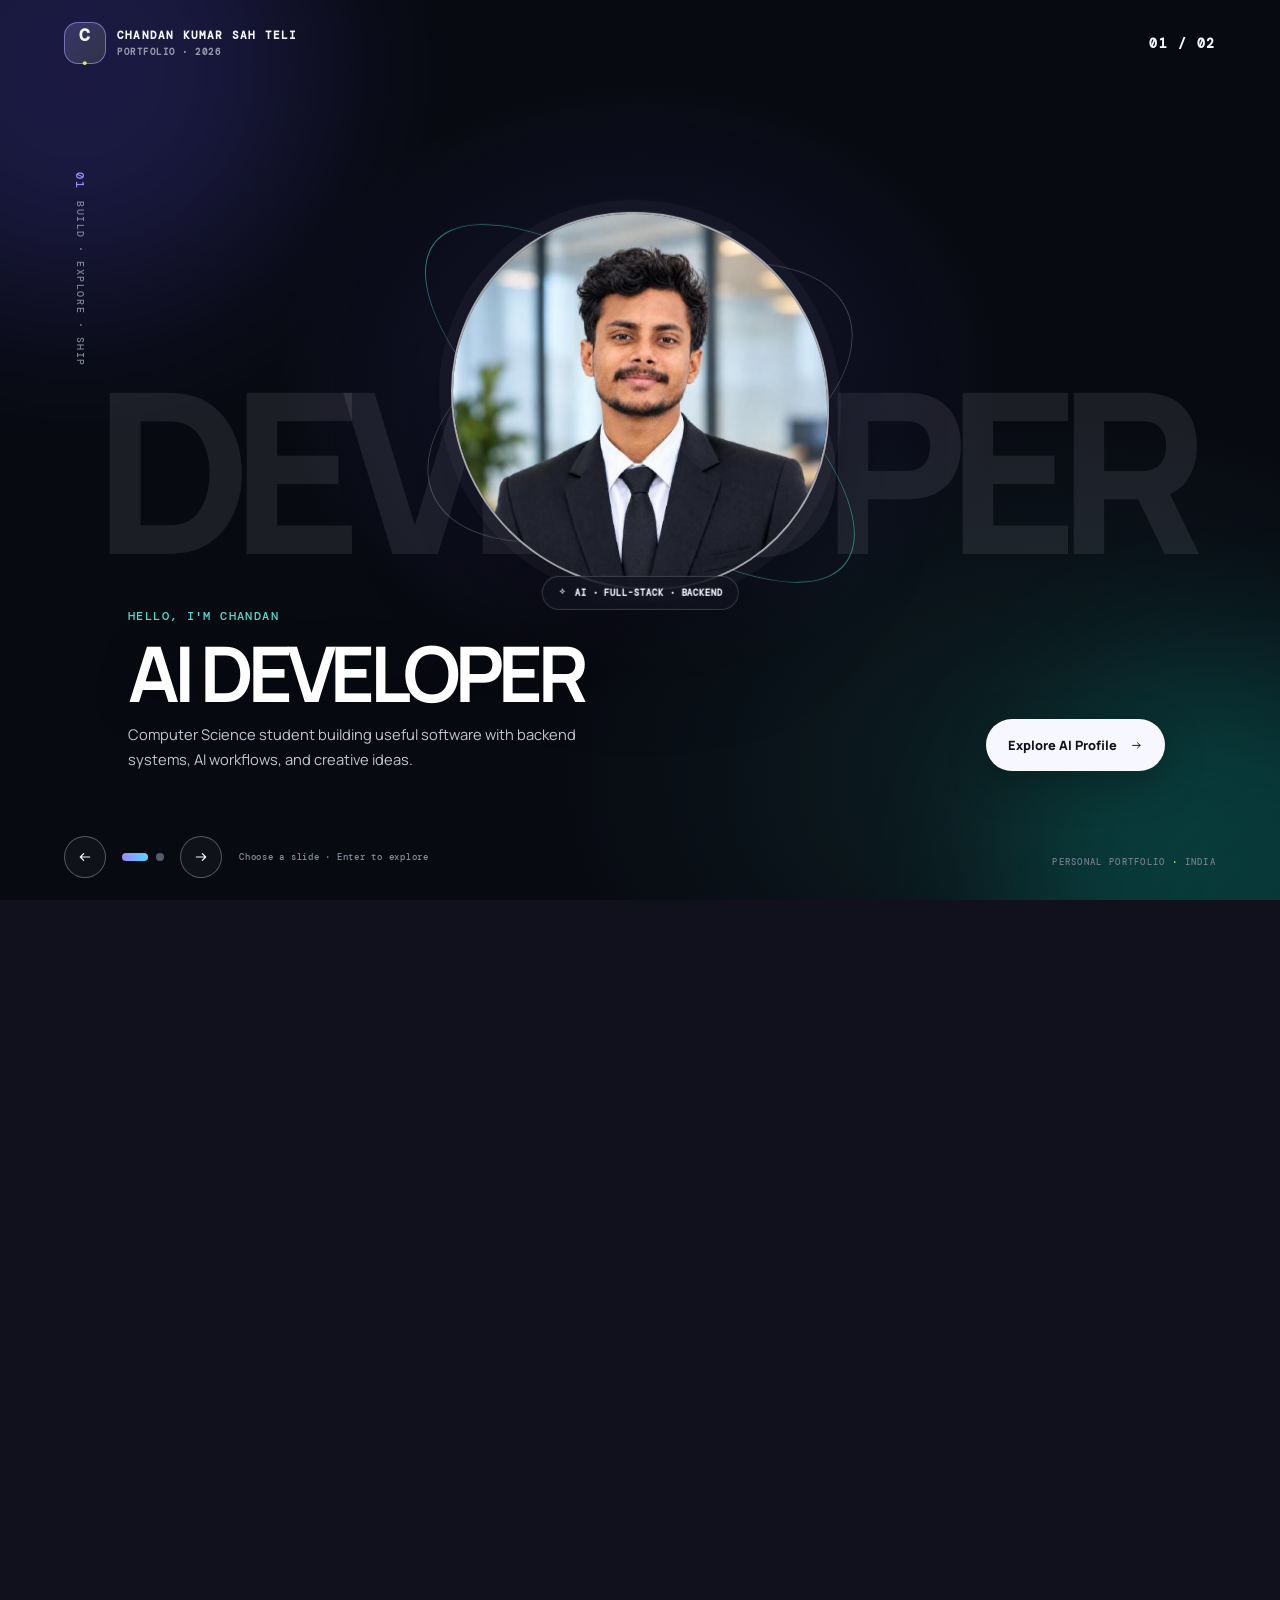
<file: index.html>
<!DOCTYPE html>
<html lang="en">

<head>
    <meta charset="UTF-8">
    <meta name="viewport" content="width=device-width, initial-scale=1.0">
    <meta name="description" content="Chandan Kumar Sah Teli - QA automation tester in training and backend developer, with project-based engineering proof.">
    <meta name="theme-color" content="#10111d">
    <title>Chandan Kumar Sah Teli | QA Automation Tester</title>
    <link rel="preconnect" href="https://fonts.googleapis.com">
    <link rel="preconnect" href="https://fonts.gstatic.com" crossorigin>
    <link href="https://fonts.googleapis.com/css2?family=DM+Mono:wght@400;500&family=Manrope:wght@400;500;600;700;800&display=swap" rel="stylesheet">
    <link rel="stylesheet" href="style.css">
</head>

<body data-page="portfolio" data-role="developer" class="role-intro-active">
    <a class="skip-link" href="#main-content">Skip to content</a>
    <section class="role-intro" id="role-intro" aria-label="Choose a portfolio profile">
        <div class="intro-atmosphere intro-atmosphere-one" aria-hidden="true"></div>
        <div class="intro-atmosphere intro-atmosphere-two" aria-hidden="true"></div>
        <div class="intro-topline">
            <a class="intro-brand" href="https://github.com/ChandanLabs" target="_blank" rel="noreferrer">
                <span class="brand-mark">C<span>.</span></span>
                <span>CHANDAN KUMAR SAH TELI<small>PORTFOLIO · 2026</small></span>
            </a>
            <span class="intro-counter" id="intro-counter" aria-live="polite">01 <i>/</i> 02</span>
        </div>
        <div class="intro-carousel" id="intro-carousel">
            <article class="intro-slide intro-slide-ai is-active" data-intro-role="developer" role="button" tabindex="0" aria-label="Explore the AI Developer profile">
                <span class="intro-backdrop-word" aria-hidden="true">AI<br>DEVELOPER</span>
                <div class="intro-side-note"><span>01</span><span>BUILD · EXPLORE · SHIP</span></div>
                <div class="intro-portrait-wrap">
                    <span class="portrait-orbit portrait-orbit-one" aria-hidden="true"></span>
                    <span class="portrait-orbit portrait-orbit-two" aria-hidden="true"></span>
                    <span class="portrait-glow" aria-hidden="true"></span>
                    <img class="intro-portrait" src="assets/chandan-avatar.png" alt="Portrait of Chandan Kumar Sah Teli" fetchpriority="high">
                    <span class="portrait-caption"><svg class="svg-icon" viewBox="0 0 24 24" aria-hidden="true"><path d="m12 3 1.5 4.5L18 9l-4.5 1.5L12 15l-1.5-4.5L6 9l4.5-1.5z"/></svg> AI · FULL-STACK · BACKEND</span>
                </div>
                <div class="intro-bottom">
                    <div class="intro-copy">
                        <p class="eyebrow">HELLO, I'M CHANDAN</p>
                        <h1>AI Developer</h1>
                        <p>Computer Science student building useful software with backend systems, AI workflows, and creative ideas.</p>
                    </div>
                    <span class="intro-cta">Explore AI Profile <svg class="svg-icon" viewBox="0 0 24 24" aria-hidden="true"><path d="M5 12h14m-5-5 5 5-5 5"/></svg></span>
                </div>
            </article>
            <article class="intro-slide intro-slide-qa" data-intro-role="tester" role="button" tabindex="-1" aria-label="Explore the QA Automation profile" aria-hidden="true" hidden>
                <span class="intro-backdrop-word" aria-hidden="true">QA<br>AUTOMATION</span>
                <div class="intro-side-note"><span>02</span><span>DESIGN · VERIFY · IMPROVE</span></div>
                <div class="intro-portrait-wrap">
                    <span class="portrait-orbit portrait-orbit-one" aria-hidden="true"></span>
                    <span class="portrait-orbit portrait-orbit-two" aria-hidden="true"></span>
                    <span class="portrait-glow" aria-hidden="true"></span>
                    <img class="intro-portrait" src="assets/chandan-avatar.png" alt="Portrait of Chandan Kumar Sah Teli">
                    <span class="portrait-caption"><svg class="svg-icon" viewBox="0 0 24 24" aria-hidden="true"><path d="M12 3 20 6v6c0 5-3.4 8-8 9-4.6-1-8-4-8-9V6zM9 12l2 2 4-5"/></svg> QUALITY · AUTOMATION · APIs</span>
                </div>
                <div class="intro-bottom">
                    <div class="intro-copy">
                        <p class="eyebrow">QUALITY ENGINEERING · LEARNING IN PUBLIC</p>
                        <h1>QA Automation</h1>
                        <p>Explore my project-based testing signals and the automation curriculum I’m working through.</p>
                    </div>
                    <span class="intro-cta">Explore QA Profile <svg class="svg-icon" viewBox="0 0 24 24" aria-hidden="true"><path d="M5 12h14m-5-5 5 5-5 5"/></svg></span>
                </div>
            </article>
        </div>
        <div class="intro-controls">
            <button class="intro-arrow" id="intro-previous" type="button" aria-label="Previous profile"><svg class="svg-icon" viewBox="0 0 24 24" aria-hidden="true"><path d="M19 12H5m5-5-5 5 5 5"/></svg></button>
            <div class="intro-pagination" role="group" aria-label="Choose an intro slide">
                <button class="intro-dot is-active" type="button" data-intro-select="developer" aria-label="Show AI Developer slide" aria-pressed="true"></button>
                <button class="intro-dot" type="button" data-intro-select="tester" aria-label="Show QA Automation slide" aria-pressed="false"></button>
            </div>
            <button class="intro-arrow" id="intro-next" type="button" aria-label="Next profile"><svg class="svg-icon" viewBox="0 0 24 24" aria-hidden="true"><path d="M5 12h14m-5-5 5 5-5 5"/></svg></button>
            <span class="intro-help">Choose a slide · Enter to explore</span>
        </div>
        <span class="intro-copyright">PERSONAL PORTFOLIO <i>·</i> INDIA</span>
    </section>

    <div class="scroll-progress" aria-hidden="true"><span id="scroll-progress-bar"></span></div>
    <header class="site-header" id="site-header" inert aria-hidden="true">
        <a class="brand-lockup" href="#home" aria-label="Chandan Kumar Sah Teli, home">
            <span class="brand-mark">C<span>.</span></span>
            <span class="brand-name">Chandan Kumar Sah Teli<small>QA AUTOMATION TESTER · DEVELOPER</small></span>
        </a>
        <nav class="site-nav" aria-label="Main navigation">
            <a href="#work">Projects</a>
            <a href="#reel">Reel</a>
            <a href="#evidence">GitHub proof</a>
            <a href="#skills">Skills</a>
            <a href="#about">About</a>
        </nav>
        <div class="role-switcher" id="role-switcher" aria-label="Switch portfolio profile">
            <button type="button" data-profile-switch="developer" aria-pressed="true">AI Developer</button>
            <button type="button" data-profile-switch="tester" aria-pressed="false">QA Automation</button>
            <button class="back-to-intro" id="back-to-intro" type="button"><svg class="svg-icon" viewBox="0 0 24 24" aria-hidden="true"><path d="M4 4v6h6M5.5 15a7 7 0 1 0 1.8-7.8L4 10"/></svg> Back to Intro</button>
        </div>
        <div class="header-actions">
            <a class="text-link" data-resume-link href="developer-resume.html">Resume <svg class="svg-icon" viewBox="0 0 24 24" aria-hidden="true"><path d="M14 5h5v5m0-5-9 9M19 14v4a1 1 0 0 1-1 1H6a1 1 0 0 1-1-1V6a1 1 0 0 1 1-1h4"/></svg></a>
            <a class="btn primary header-contact" href="mailto:chandan.kumar.sah.teli2005@gmail.com">Let's talk <svg class="svg-icon" viewBox="0 0 24 24" aria-hidden="true"><path d="M14 5h5v5m0-5-9 9M19 14v4a1 1 0 0 1-1 1H6a1 1 0 0 1-1-1V6a1 1 0 0 1 1-1h4"/></svg></a>
        </div>
    </header>

    <main id="main-content" inert aria-hidden="true">
        <section id="home" class="hero-section">
            <div class="hero-glow hero-glow-one" aria-hidden="true"></div>
            <div class="hero-glow hero-glow-two" aria-hidden="true"></div>
            <div class="hero-inner">
                <div class="hero-copy">
                    <p class="eyebrow"><span class="availability-dot"></span><span id="profile-eyebrow">QA AUTOMATION TESTER · EARLY CAREER</span></p>
                    <h1 id="hero-title" tabindex="-1">I build confidence in software, <span>one thoughtful test at a time.</span></h1>
                    <p class="hero-lead" id="hero-summary">Computer Science student focused on quality engineering: exploring test design, web automation, and API validation while building a foundation in Java and modern testing tools.</p>
                    <p class="proof-line" id="hero-proof"><svg class="svg-icon" viewBox="0 0 24 24" aria-hidden="true"><path d="M12 3 20 6v6c0 5-3.4 8-8 9-4.6-1-8-4-8-9V6zM9 12l2 2 4-5"/></svg> Project proof: REST API validation and automated test suites in public repositories.</p>
                    <div class="hero-cta">
                        <a class="btn primary" href="#work">Explore selected work <svg class="svg-icon" viewBox="0 0 24 24" aria-hidden="true"><path d="M12 4v16m-6-6 6 6 6-6"/></svg></a>
                        <a class="btn quiet" data-resume-link href="developer-resume.html"><svg class="svg-icon" viewBox="0 0 24 24" aria-hidden="true"><path d="M6 3h9l3 3v15H6zM15 3v5h5M9 12h6m-6 4h6"/></svg> View resume</a>
                    </div>
                    <div class="quick-links" aria-label="Direct contact and profiles">
                        <a href="mailto:chandan.kumar.sah.teli2005@gmail.com"><svg class="svg-icon" viewBox="0 0 24 24" aria-hidden="true"><rect x="3" y="5" width="18" height="14" rx="2"/><path d="m4 7 8 6 8-6"/></svg> Email</a>
                        <a href="https://github.com/ChandanLabs" target="_blank" rel="noreferrer"><svg class="svg-icon" viewBox="0 0 24 24" aria-hidden="true"><path d="M12 3a9 9 0 0 0-2.85 17.54c.45.08.62-.19.62-.43v-1.67c-2.53.55-3.06-1.08-3.06-1.08-.41-1.05-1.01-1.33-1.01-1.33-.83-.57.06-.56.06-.56.92.07 1.4.94 1.4.94.82 1.4 2.15.99 2.67.76.08-.59.32-.99.58-1.22-2.02-.23-4.14-1.01-4.14-4.5 0-.99.35-1.81.93-2.45-.09-.23-.4-1.16.09-2.42 0 0 .76-.24 2.5.94A8.7 8.7 0 0 1 12 7.48c.77 0 1.54.1 2.26.3 1.73-1.18 2.49-.94 2.49-.94.5 1.26.19 2.19.1 2.42.58.64.92 1.46.92 2.45 0 3.5-2.12 4.27-4.15 4.5.33.28.62.83.62 1.68v2.22c0 .24.16.52.63.43A9 9 0 0 0 12 3Z"/></svg> GitHub</a>
                        <a href="https://linkedin.com/in/chandan-kumar-sah-teli-8718b6364/" target="_blank" rel="noreferrer"><svg class="svg-icon" viewBox="0 0 24 24" aria-hidden="true"><path d="M5 9v10M5 5v.01M9 19V9m0 4c0-2.21 1.79-4 4-4s4 1.79 4 4v6m-8 0v-6"/></svg> LinkedIn</a>
                    </div>
                </div>
                <aside class="hero-card" aria-label="Candidate snapshot">
                    <div class="hero-card-top"><span class="mini-avatar">CS</span><span class="card-status"><svg class="svg-icon" viewBox="0 0 24 24" aria-hidden="true"><circle cx="12" cy="12" r="4"/></svg> OPEN TO OPPORTUNITIES</span></div>
                    <p class="card-label">CURRENT FOCUS</p>
                    <h2 id="snapshot-title">Quality engineering</h2>
                    <p id="snapshot-summary">Turning requirements into clear checks, useful automation, and dependable releases.</p>
                    <div class="snapshot-divider"></div>
                    <div class="snapshot-meta"><span>Education</span><strong>B.Tech CSE · 2027</strong></div>
                    <div class="snapshot-meta"><span>Location</span><strong>India</strong></div>
                    <button class="btn quiet qa-health-toggle" id="qa-health-toggle" type="button" hidden>
                        <svg class="svg-icon" viewBox="0 0 24 24" aria-hidden="true"><path d="M8 3v4M16 3v4M5 9h14M5 5h14a2 2 0 0 1 2 2v12H3V7a2 2 0 0 1 2-2Zm3 8h3m2 0h3m-8 3h8"/></svg>
                        Run QA Health Check
                    </button>
                    <details class="qa-health-panel" id="qa-health-panel" hidden>
                        <summary><span>QA health output</span><span id="qa-health-count">Waiting</span></summary>
                        <pre id="qa-health-output" role="status" aria-live="polite">// Run the health check to verify this profile.</pre>
                    </details>
                    <div class="orbit orbit-one" aria-hidden="true"></div>
                    <div class="orbit orbit-two" aria-hidden="true"></div>
                </aside>
            </div>
            <div class="hero-bottom"><span>SCROLL TO EXPLORE</span><span class="scroll-line"></span><span id="hero-bottom-label">QUALITY ENGINEERING · PROJECT-LED LEARNING</span></div>
        </section>

        <section id="work" class="content-section work-section">
            <div class="section-shell">
                <div class="section-title-row">
                    <div><p class="eyebrow">SELECTED PROJECTS</p><h2 id="projects-heading">Project work with testing signals.</h2><p id="projects-intro">A small selection of repositories where APIs, automation, and software behavior can be explored in code.</p></div>
                    <a class="text-link projects-all-link" href="https://github.com/ChandanLabs" target="_blank" rel="noreferrer">All repositories <svg class="svg-icon" viewBox="0 0 24 24" aria-hidden="true"><path d="M14 5h5v5m0-5-9 9M19 14v4a1 1 0 0 1-1 1H6a1 1 0 0 1-1-1V6a1 1 0 0 1 1-1h4"/></svg></a>
                </div>
                <div class="projects-grid portfolio-projects" id="portfolio-projects"></div>
            </div>
        </section>

        <section id="reel" class="content-section reel-section">
            <div class="section-shell reel-layout">
                <div class="section-intro reel-intro">
                    <p class="eyebrow">MOTION REEL · PROJECTS IN ACTION</p>
                    <h2>A quick-cut tour of what I build.</h2>
                    <p>A four-project motion reel for exploring the tools, systems, and engineering ideas behind my GitHub work.</p>
                    <div class="reel-actions">
                        <button class="btn primary" id="reel-toggle" type="button" aria-pressed="true"><svg class="svg-icon" viewBox="0 0 24 24" aria-hidden="true"><path d="M7 5h4v14H7zm6 0h4v14h-4z"/></svg> Pause reel</button>
                        <button class="btn quiet" id="reel-previous" type="button" aria-label="Previous project in reel"><svg class="svg-icon" viewBox="0 0 24 24" aria-hidden="true"><path d="M19 12H5m5-5-5 5 5 5"/></svg></button>
                        <button class="btn quiet" id="reel-next" type="button" aria-label="Next project in reel"><svg class="svg-icon" viewBox="0 0 24 24" aria-hidden="true"><path d="M5 12h14m-5-5 5 5-5 5"/></svg></button>
                        <a class="btn quiet" id="reel-source-link" href="https://github.com/ChandanLabs" target="_blank" rel="noreferrer"><svg class="svg-icon" viewBox="0 0 24 24" aria-hidden="true"><path d="M12 3a9 9 0 0 0-2.85 17.54c.45.08.62-.19.62-.43v-1.67c-2.53.55-3.06-1.08-3.06-1.08-.41-1.05-1.01-1.33-1.01-1.33-.83-.57.06-.56.06-.56.92.07 1.4.94 1.4.94.82 1.4 2.15.99 2.67.76.08-.59.32-.99.58-1.22-2.02-.23-4.14-1.01-4.14-4.5 0-.99.35-1.81.93-2.45-.09-.23-.4-1.16.09-2.42 0 0 .76-.24 2.5.94A8.7 8.7 0 0 1 12 7.48c.77 0 1.54.1 2.26.3 1.73-1.18 2.49-.94 2.49-.94.5 1.26.19 2.19.1 2.42.58.64.92 1.46.92 2.45 0 3.5-2.12 4.27-4.15 4.5.33.28.62.83.62 1.68v2.22c0 .24.16.52.63.43A9 9 0 0 0 12 3Z"/></svg> View project</a>
                    </div>
                    <p class="reel-status" id="reel-status" role="status" aria-live="polite"></p>
                </div>
                <div class="reel-player" id="reel-player" aria-label="Animated portfolio project reel">
                    <div class="reel-screen">
                        <video class="reel-video" id="portfolio-reel-video" muted playsinline aria-hidden="true"></video>
                        <div class="reel-scanlines" aria-hidden="true"></div>
                        <span class="reel-index" id="reel-index">01 / 04</span>
                        <span class="reel-big-type" id="reel-big-type" aria-hidden="true">AI</span>
                        <div class="reel-photo-frame"><img src="assets/chandan-avatar.png" alt="" loading="lazy"></div>
                        <div class="reel-caption">
                            <span class="eyebrow" id="reel-category">AI · COMPUTER VISION</span>
                            <h3 id="reel-title">AI Cricket Bowling Analyzer</h3>
                            <p id="reel-description">Computer vision, biomechanics, and coaching feedback in one project.</p>
                        </div>
                        <span class="reel-sound-label"><svg class="svg-icon" viewBox="0 0 24 24" aria-hidden="true"><circle cx="12" cy="12" r="4"/></svg> PROJECT REEL</span>
                    </div>
                    <div class="reel-progress" aria-hidden="true"><span id="reel-progress-bar"></span></div>
                </div>
            </div>
        </section>

        <section id="evidence" class="content-section evidence-section">
            <div class="section-shell">
                <div class="section-title-row">
                    <div>
                        <p class="eyebrow">GITHUB · VERIFIED PROJECT PROOF</p>
                        <h2 id="evidence-heading">Milestones built in public.</h2>
                        <p id="evidence-intro">Selected project milestones linked directly to their repositories. These are project achievements, not award or certificate claims.</p>
                    </div>
                    <a class="text-link" href="https://github.com/ChandanLabs" target="_blank" rel="noreferrer">Explore GitHub <svg class="svg-icon" viewBox="0 0 24 24" aria-hidden="true"><path d="M14 5h5v5m0-5-9 9M19 14v4a1 1 0 0 1-1 1H6a1 1 0 0 1-1-1V6a1 1 0 0 1 1-1h4"/></svg></a>
                </div>
                <div class="evidence-grid" id="portfolio-evidence"></div>
                <div class="certificate-grid" id="portfolio-certificates" hidden></div>
                <p class="evidence-status" id="evidence-status" role="status" aria-live="polite">Loading verified GitHub highlights...</p>
            </div>
        </section>

        <section id="proof" class="content-section proof-section">
            <div class="section-shell">
                <div class="section-intro">
                    <p class="eyebrow">WHAT I BRING</p>
                    <h2 id="proof-heading">A quality mindset, grounded in real projects.</h2>
                    <p id="proof-intro">I’m building toward QA automation through structured learning and hands-on project work. These are engineering signals shown by the repositories—not claims of professional QA experience.</p>
                </div>
                <div class="proof-grid" id="proof-cards"></div>
            </div>
        </section>

        <section id="skills" class="content-section skills-section">
            <div class="section-shell skills-layout">
                <div class="section-intro">
                    <p class="eyebrow">TOOLS & LEARNING</p>
                    <h2 id="skills-heading">Clear about what I know—and what I’m learning.</h2>
                    <p id="skills-intro">Grouped by use, without proficiency scores. My QA roadmap is presented as a learning focus, not as completed expertise.</p>
                </div>
                <div class="skill-board" id="portfolio-skills"></div>
            </div>
        </section>

        <section id="about" class="content-section about-section">
            <div class="section-shell about-layout">
                <p class="eyebrow">A LITTLE ABOUT ME</p>
                <div><h2 id="about-heading">Curious about the details that make software dependable.</h2><p id="about-copy">I’m a B.Tech Computer Science student graduating in 2027. I enjoy learning how software behaves, tracing a request through a system, and finding practical ways to make an experience more reliable. I’m currently developing my quality engineering foundation alongside my backend and AI project work.</p></div>
            </div>
        </section>

        <section id="contact" class="contact-section">
            <div class="section-shell contact-inner">
                <div><p class="eyebrow">LET'S CONNECT</p><h2 id="contact-heading">Looking for a curious teammate?</h2><p id="contact-copy">I’m open to entry-level QA automation opportunities and conversations about my projects.</p></div>
                <div class="contact-actions"><a class="btn primary" href="mailto:chandan.kumar.sah.teli2005@gmail.com">Email Chandan <svg class="svg-icon" viewBox="0 0 24 24" aria-hidden="true"><path d="M14 5h5v5m0-5-9 9M19 14v4a1 1 0 0 1-1 1H6a1 1 0 0 1-1-1V6a1 1 0 0 1 1-1h4"/></svg></a><a class="btn quiet" data-resume-link href="developer-resume.html">Resume <svg class="svg-icon" viewBox="0 0 24 24" aria-hidden="true"><path d="M12 3v12m-5-5 5 5 5-5M5 21h14"/></svg></a></div>
            </div>
        </section>

        <section class="api-secondary" aria-label="Optional API profile preview">
            <div class="section-shell">
                <details class="api-console-secondary">
                    <summary>Optional: explore the portfolio API preview</summary>
                    <div class="api-console">
                        <div class="api-toolbar"><select id="http-method" class="terminal-select" aria-label="HTTP method"><option value="GET">GET</option><option value="POST">POST</option></select><input id="api-endpoint" class="terminal-input-inline" value="/api/profile-readiness" aria-label="API endpoint"><button id="send-request" class="btn primary small" type="button">Send</button></div>
                        <div class="endpoint-list" aria-label="Available endpoints"><button type="button" data-endpoint="/api/profile-readiness">profile-readiness</button><button type="button" data-endpoint="/api/strongest-projects">strongest-projects</button><button type="button" data-endpoint="/api/hire-signal">hire-signal</button></div>
                        <textarea id="api-request-body" class="terminal-input api-request-body" aria-label="POST JSON request body" hidden>{"targetRole":"QA Automation","skills":["Java","Selenium","REST API"]}</textarea>
                        <div class="api-response-meta" aria-live="polite">
                            <span class="http-status" id="api-status-badge">Idle</span>
                            <span id="api-response-time">— ms</span>
                            <div class="api-copy-actions"><button id="copy-response" type="button">Copy Response</button><button id="copy-curl" type="button">Copy cURL</button></div>
                        </div>
                        <pre class="response-box"><code id="json-response" aria-live="polite">// Waiting for request...</code></pre>
                    </div>
                </details>
            </div>
        </section>
    </main>

    <footer class="site-footer" id="site-footer" inert aria-hidden="true"><span>© <span id="footer-year"></span> Chandan Kumar Sah Teli</span><button class="text-link role-switch" type="button" id="footer-change-role">Switch profile</button><a href="#home">Back to top <svg class="svg-icon" viewBox="0 0 24 24" aria-hidden="true"><path d="M12 20V4m-6 6 6-6 6 6"/></svg></a></footer>
    <button class="scroll-top" id="back-to-top" type="button" aria-label="Back to top"><svg class="svg-icon" viewBox="0 0 24 24" aria-hidden="true"><path d="M12 20V4m-6 6 6-6 6 6"/></svg></button>
    <script src="script.js"></script>
</body>

</html>
</file>
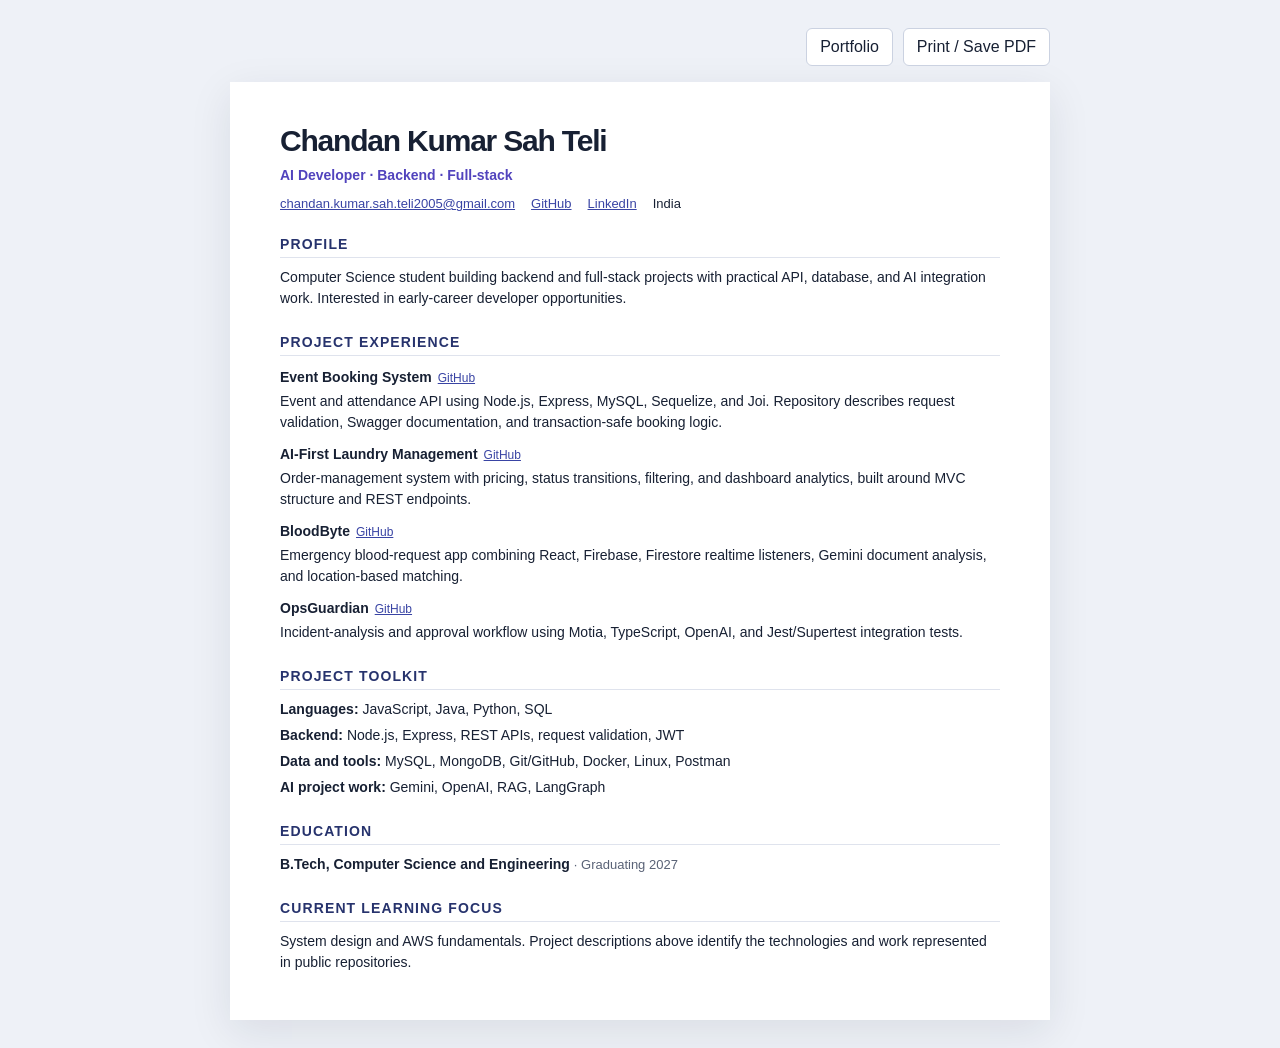
<file: developer-resume.html>
<!doctype html>
<html lang="en">
<head>
    <meta charset="utf-8">
    <meta name="viewport" content="width=device-width, initial-scale=1">
    <meta name="description" content="AI and full-stack developer resume for Chandan Kumar Sah Teli.">
    <title>AI Developer Resume | Chandan Kumar Sah Teli</title>
    <style>
        :root { color-scheme: light; font-family: Arial, Helvetica, sans-serif; color: #172033; background: #eef1f7; }
        * { box-sizing: border-box; }
        body { margin: 0; padding: 28px 16px; }
        .actions { max-width: 820px; margin: 0 auto 16px; display: flex; justify-content: flex-end; gap: 10px; }
        .actions a, .actions button { border: 1px solid #cbd2e1; border-radius: 6px; padding: 9px 13px; background: #fff; color: #172033; font: inherit; text-decoration: none; cursor: pointer; }
        main { max-width: 820px; margin: auto; padding: 42px 50px; background: #fff; box-shadow: 0 12px 40px #17203318; }
        h1 { margin: 0; font-size: 30px; letter-spacing: -.04em; }
        .role { margin: 7px 0 10px; color: #5143bd; font-weight: 700; }
        .contact { display: flex; flex-wrap: wrap; gap: 6px 16px; font-size: 13px; }
        a { color: #3944a4; }
        section { margin-top: 25px; }
        h2 { margin: 0 0 9px; padding-bottom: 5px; border-bottom: 1px solid #dfe3ed; color: #27336d; font-size: 14px; letter-spacing: .08em; text-transform: uppercase; }
        p { margin: 5px 0; font-size: 14px; line-height: 1.5; }
        .project { margin-top: 12px; }
        .project strong { font-size: 14px; }
        .project a { margin-left: 6px; font-size: 12px; }
        .meta { color: #596276; font-size: 13px; }
        @media print {
            :root { background: #fff; }
            body { padding: 0; }
            .actions { display: none; }
            main { max-width: none; padding: 0; box-shadow: none; }
            a { color: inherit; text-decoration: none; }
            @page { margin: 16mm; }
        }
        @media (max-width: 600px) {
            main { padding: 28px 22px; }
            h1 { font-size: 26px; }
        }
    </style>
</head>
<body>
    <nav class="actions" aria-label="Resume actions">
        <a href="index.html">Portfolio</a>
        <button type="button" onclick="window.print()">Print / Save PDF</button>
    </nav>
    <main>
        <header>
            <h1>Chandan Kumar Sah Teli</h1>
            <p class="role">AI Developer · Backend · Full-stack</p>
            <div class="contact">
                <a href="mailto:chandan.kumar.sah.teli2005@gmail.com">chandan.kumar.sah.teli2005@gmail.com</a>
                <a href="https://github.com/ChandanLabs">GitHub</a>
                <a href="https://linkedin.com/in/chandan-kumar-sah-teli-8718b6364/">LinkedIn</a>
                <span>India</span>
            </div>
        </header>
        <section>
            <h2>Profile</h2>
            <p>Computer Science student building backend and full-stack projects with practical API, database, and AI integration work. Interested in early-career developer opportunities.</p>
        </section>
        <section>
            <h2>Project experience</h2>
            <article class="project">
                <strong>Event Booking System</strong><a href="https://github.com/ChandanLabs/Event_Booking_System">GitHub</a>
                <p>Event and attendance API using Node.js, Express, MySQL, Sequelize, and Joi. Repository describes request validation, Swagger documentation, and transaction-safe booking logic.</p>
            </article>
            <article class="project">
                <strong>AI-First Laundry Management</strong><a href="https://github.com/AIFullstack-web/ai-first-laundry-management-system">GitHub</a>
                <p>Order-management system with pricing, status transitions, filtering, and dashboard analytics, built around MVC structure and REST endpoints.</p>
            </article>
            <article class="project">
                <strong>BloodByte</strong><a href="https://github.com/ChandanLabs/Bloodyte">GitHub</a>
                <p>Emergency blood-request app combining React, Firebase, Firestore realtime listeners, Gemini document analysis, and location-based matching.</p>
            </article>
            <article class="project">
                <strong>OpsGuardian</strong><a href="https://github.com/ChandanLabs/OpsGuardian">GitHub</a>
                <p>Incident-analysis and approval workflow using Motia, TypeScript, OpenAI, and Jest/Supertest integration tests.</p>
            </article>
        </section>
        <section>
            <h2>Project toolkit</h2>
            <p><strong>Languages:</strong> JavaScript, Java, Python, SQL</p>
            <p><strong>Backend:</strong> Node.js, Express, REST APIs, request validation, JWT</p>
            <p><strong>Data and tools:</strong> MySQL, MongoDB, Git/GitHub, Docker, Linux, Postman</p>
            <p><strong>AI project work:</strong> Gemini, OpenAI, RAG, LangGraph</p>
        </section>
        <section>
            <h2>Education</h2>
            <p><strong>B.Tech, Computer Science and Engineering</strong> <span class="meta">· Graduating 2027</span></p>
        </section>
        <section>
            <h2>Current learning focus</h2>
            <p>System design and AWS fundamentals. Project descriptions above identify the technologies and work represented in public repositories.</p>
        </section>
    </main>
</body>
</html>
</file>
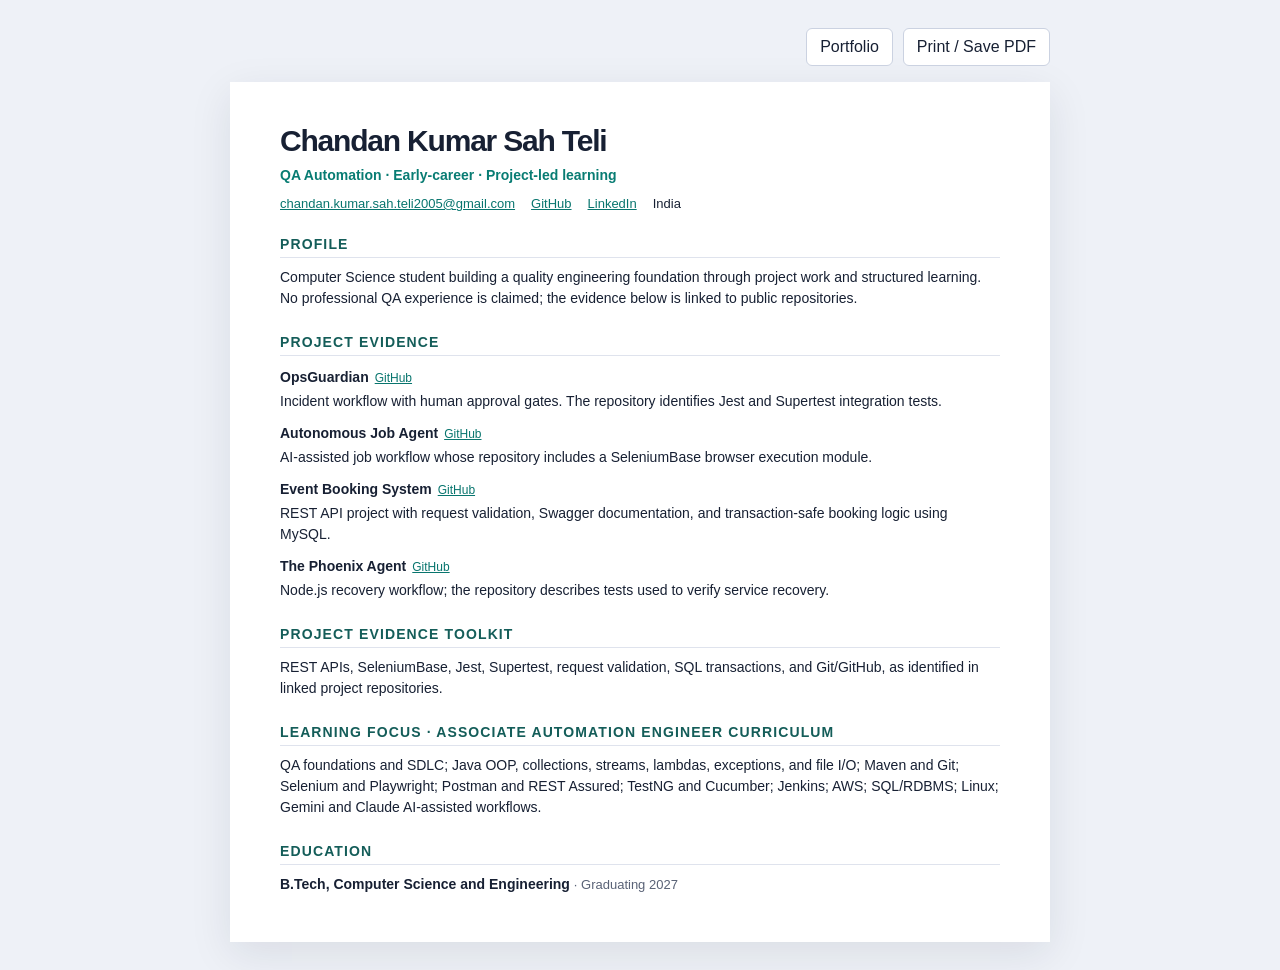
<file: qa-resume.html>
<!doctype html>
<html lang="en">
<head>
    <meta charset="utf-8">
    <meta name="viewport" content="width=device-width, initial-scale=1">
    <meta name="description" content="QA automation tester resume for Chandan Kumar Sah Teli, with project evidence and learning focus clearly distinguished.">
    <title>QA Automation Resume | Chandan Kumar Sah Teli</title>
    <style>
        :root { color-scheme: light; font-family: Arial, Helvetica, sans-serif; color: #172033; background: #eef1f7; }
        * { box-sizing: border-box; }
        body { margin: 0; padding: 28px 16px; }
        .actions { max-width: 820px; margin: 0 auto 16px; display: flex; justify-content: flex-end; gap: 10px; }
        .actions a, .actions button { border: 1px solid #cbd2e1; border-radius: 6px; padding: 9px 13px; background: #fff; color: #172033; font: inherit; text-decoration: none; cursor: pointer; }
        main { max-width: 820px; margin: auto; padding: 42px 50px; background: #fff; box-shadow: 0 12px 40px #17203318; }
        h1 { margin: 0; font-size: 30px; letter-spacing: -.04em; }
        .role { margin: 7px 0 10px; color: #087c73; font-weight: 700; }
        .contact { display: flex; flex-wrap: wrap; gap: 6px 16px; font-size: 13px; }
        a { color: #08756e; }
        section { margin-top: 25px; }
        h2 { margin: 0 0 9px; padding-bottom: 5px; border-bottom: 1px solid #dfe3ed; color: #145d59; font-size: 14px; letter-spacing: .08em; text-transform: uppercase; }
        p { margin: 5px 0; font-size: 14px; line-height: 1.5; }
        .project { margin-top: 12px; }
        .project strong { font-size: 14px; }
        .project a { margin-left: 6px; font-size: 12px; }
        .meta { color: #596276; font-size: 13px; }
        @media print {
            :root { background: #fff; }
            body { padding: 0; }
            .actions { display: none; }
            main { max-width: none; padding: 0; box-shadow: none; }
            a { color: inherit; text-decoration: none; }
            @page { margin: 16mm; }
        }
        @media (max-width: 600px) {
            main { padding: 28px 22px; }
            h1 { font-size: 26px; }
        }
    </style>
</head>
<body>
    <nav class="actions" aria-label="Resume actions">
        <a href="index.html">Portfolio</a>
        <button type="button" onclick="window.print()">Print / Save PDF</button>
    </nav>
    <main>
        <header>
            <h1>Chandan Kumar Sah Teli</h1>
            <p class="role">QA Automation · Early-career · Project-led learning</p>
            <div class="contact">
                <a href="mailto:chandan.kumar.sah.teli2005@gmail.com">chandan.kumar.sah.teli2005@gmail.com</a>
                <a href="https://github.com/ChandanLabs">GitHub</a>
                <a href="https://linkedin.com/in/chandan-kumar-sah-teli-8718b6364/">LinkedIn</a>
                <span>India</span>
            </div>
        </header>
        <section>
            <h2>Profile</h2>
            <p>Computer Science student building a quality engineering foundation through project work and structured learning. No professional QA experience is claimed; the evidence below is linked to public repositories.</p>
        </section>
        <section>
            <h2>Project evidence</h2>
            <article class="project">
                <strong>OpsGuardian</strong><a href="https://github.com/ChandanLabs/OpsGuardian">GitHub</a>
                <p>Incident workflow with human approval gates. The repository identifies Jest and Supertest integration tests.</p>
            </article>
            <article class="project">
                <strong>Autonomous Job Agent</strong><a href="https://github.com/AIFullstack-web/Job-agent-">GitHub</a>
                <p>AI-assisted job workflow whose repository includes a SeleniumBase browser execution module.</p>
            </article>
            <article class="project">
                <strong>Event Booking System</strong><a href="https://github.com/ChandanLabs/Event_Booking_System">GitHub</a>
                <p>REST API project with request validation, Swagger documentation, and transaction-safe booking logic using MySQL.</p>
            </article>
            <article class="project">
                <strong>The Phoenix Agent</strong><a href="https://github.com/ChandanLabs/ThePhoenix-Agent">GitHub</a>
                <p>Node.js recovery workflow; the repository describes tests used to verify service recovery.</p>
            </article>
        </section>
        <section>
            <h2>Project evidence toolkit</h2>
            <p>REST APIs, SeleniumBase, Jest, Supertest, request validation, SQL transactions, and Git/GitHub, as identified in linked project repositories.</p>
        </section>
        <section>
            <h2>Learning focus · Associate Automation Engineer curriculum</h2>
            <p>QA foundations and SDLC; Java OOP, collections, streams, lambdas, exceptions, and file I/O; Maven and Git; Selenium and Playwright; Postman and REST Assured; TestNG and Cucumber; Jenkins; AWS; SQL/RDBMS; Linux; Gemini and Claude AI-assisted workflows.</p>
        </section>
        <section>
            <h2>Education</h2>
            <p><strong>B.Tech, Computer Science and Engineering</strong> <span class="meta">· Graduating 2027</span></p>
        </section>
    </main>
</body>
</html>
</file>
<file: style.css>
﻿:root {
    --bg: #07090d;
    --panel: #0d1118;
    --panel-strong: #121824;
    --surface: #151d2a;
    --surface-soft: #101720;
    --text: #edf2f7;
    --muted: #9aa7b7;
    --line: #263142;
    --accent: #36d399;
    --accent-2: #5cc8ff;
    --accent-3: #f5b84b;
    --danger: #ff6b6b;
    --shadow: rgba(0, 0, 0, 0.38);
    --mono: "Fira Code", "Courier New", monospace;
    --sans: "Inter", Arial, sans-serif;
}

body.light-mode {
    --bg: #f4f7fb;
    --panel: #ffffff;
    --panel-strong: #edf3f8;
    --surface: #ffffff;
    --surface-soft: #f7fafc;
    --text: #182233;
    --muted: #5c6b7a;
    --line: #d6e0ea;
    --accent: #087f5b;
    --accent-2: #0969da;
    --accent-3: #a86400;
    --danger: #c24141;
    --shadow: rgba(21, 35, 55, 0.12);
}

* { box-sizing: border-box; margin: 0; padding: 0; }
html { scroll-behavior: smooth; }
body {
    min-height: 100vh;
    background: linear-gradient(180deg, rgba(92, 200, 255, 0.08), transparent 260px), var(--bg);
    color: var(--text);
    font-family: var(--sans);
    overflow: hidden;
}
a { color: inherit; }
button, input, select, textarea { font: inherit; }

.shell {
    width: min(1440px, 96vw);
    height: 92vh;
    margin: 4vh auto;
    display: grid;
    grid-template-columns: 280px minmax(0, 1fr);
    border: 1px solid var(--line);
    background: var(--panel);
    box-shadow: 0 24px 70px var(--shadow);
    border-radius: 8px;
    overflow: hidden;
}
.sidebar {
    background: var(--panel-strong);
    border-right: 1px solid var(--line);
    padding: 24px;
    display: flex;
    flex-direction: column;
    gap: 24px;
}
.profile-lockup {
    display: grid;
    grid-template-columns: 72px 1fr;
    gap: 14px;
    align-items: center;
}
.avatar-frame {
    position: relative;
    width: 72px;
    height: 72px;
    border: 2px solid var(--accent);
    border-radius: 8px;
    padding: 3px;
}
.avatar { width: 100%; height: 100%; object-fit: cover; border-radius: 5px; }
.status-dot {
    position: absolute;
    right: -5px;
    bottom: -5px;
    width: 15px;
    height: 15px;
    border: 3px solid var(--panel-strong);
    border-radius: 50%;
    background: var(--accent);
}
.eyebrow, .panel-label, .prompt {
    color: var(--accent-2);
    font-family: var(--mono);
    font-size: 0.78rem;
    font-weight: 600;
}
.profile-lockup h1 { font-size: 1.35rem; line-height: 1.1; }
.typing-line { min-height: 1.35rem; color: var(--muted); font-family: var(--mono); font-size: 0.82rem; margin-top: 4px; }
.cursor { color: var(--accent); animation: blink 1s steps(2, start) infinite; }
@keyframes blink { 50% { opacity: 0; } }

.nav-menu { display: grid; gap: 8px; }
.nav-item {
    min-height: 42px;
    display: flex;
    align-items: center;
    gap: 12px;
    padding: 10px 12px;
    color: var(--muted);
    text-decoration: none;
    border: 1px solid transparent;
    border-radius: 8px;
    transition: 160ms ease;
}
.nav-item i { width: 18px; text-align: center; }
.nav-item:hover, .nav-item.active { color: var(--text); border-color: var(--line); background: var(--surface); }
.nav-item.active i { color: var(--accent); }
.sidebar-panel {
    margin-top: auto;
    display: grid;
    gap: 6px;
    padding: 16px;
    background: var(--surface-soft);
    border: 1px solid var(--line);
    border-radius: 8px;
}
.sidebar-panel strong { font-size: 0.95rem; }
.sidebar-panel span { color: var(--muted); font-size: 0.84rem; }

.main-panel { min-width: 0; display: flex; flex-direction: column; }
.top-bar {
    min-height: 48px;
    display: flex;
    align-items: center;
    gap: 18px;
    padding: 0 18px;
    border-bottom: 1px solid var(--line);
    background: var(--surface-soft);
}
.window-controls { display: flex; gap: 8px; }
.control { width: 12px; height: 12px; border-radius: 50%; }
.control.red { background: var(--danger); }
.control.yellow { background: var(--accent-3); }
.control.green { background: var(--accent); }
.window-title, .clock { color: var(--muted); font-family: var(--mono); font-size: 0.82rem; }
.top-actions { margin-left: auto; display: flex; align-items: center; gap: 12px; flex-wrap: wrap; }
.top-link { color: var(--accent-2); font-family: var(--mono); font-size: 0.8rem; text-decoration: none; }
.icon-btn {
    width: 34px;
    height: 34px;
    display: inline-grid;
    place-items: center;
    border: 1px solid var(--line);
    border-radius: 8px;
    background: var(--panel);
    color: var(--text);
    cursor: pointer;
}
.content-scroll { flex: 1; overflow-y: auto; padding: 32px; }
.content-scroll::-webkit-scrollbar { width: 10px; }
.content-scroll::-webkit-scrollbar-thumb { background: var(--line); border-radius: 999px; }
.section { display: none; animation: fadeIn 220ms ease; }
.section.active-section { display: block; }
@keyframes fadeIn { from { opacity: 0; transform: translateY(8px); } to { opacity: 1; transform: translateY(0); } }

.hero-grid, .ai-hero {
    display: grid;
    grid-template-columns: minmax(0, 1.1fr) minmax(340px, 0.9fr);
    gap: 24px;
    align-items: stretch;
}
.hero-copy { display: flex; flex-direction: column; justify-content: center; min-height: 360px; }
.hero-copy h2, .section-heading h2 {
    font-size: clamp(2rem, 5vw, 4.8rem);
    line-height: 1.02;
    margin-top: 12px;
    max-width: 980px;
}
.section-heading h2 { font-size: clamp(1.8rem, 3vw, 3rem); }
.lead { max-width: 760px; margin-top: 18px; color: var(--muted); font-size: 1.05rem; line-height: 1.7; }
.hero-actions { display: flex; flex-wrap: wrap; gap: 12px; margin-top: 28px; }
.btn {
    min-height: 42px;
    display: inline-flex;
    align-items: center;
    justify-content: center;
    gap: 9px;
    padding: 10px 15px;
    border: 1px solid var(--line);
    border-radius: 8px;
    background: var(--surface);
    color: var(--text);
    text-decoration: none;
    cursor: pointer;
    transition: 160ms ease;
}
.btn:hover { border-color: var(--accent-2); transform: translateY(-1px); }
.btn.primary { background: var(--accent); border-color: var(--accent); color: #06110c; font-weight: 800; }
.btn.accent { border-color: rgba(92, 200, 255, 0.55); color: var(--accent-2); }
.btn.small { min-height: 36px; padding: 8px 12px; font-size: 0.86rem; }

.terminal-card, .api-console, .contact-form, .link-matrix, .proof-card, .skill-category, .project-card, .metric-card, .lab-card {
    border: 1px solid var(--line);
    background: var(--surface-soft);
    border-radius: 8px;
}
.terminal-card { display: flex; flex-direction: column; overflow: hidden; }
.hero-terminal { min-height: 360px; }
.terminal-card-header {
    height: 44px;
    display: flex;
    align-items: center;
    justify-content: space-between;
    padding: 0 16px;
    border-bottom: 1px solid var(--line);
    color: var(--accent-3);
    font-family: var(--mono);
    font-size: 0.86rem;
}
pre { white-space: pre-wrap; word-break: break-word; }
.terminal-card pre { flex: 1; padding: 18px; color: var(--muted); font-family: var(--mono); font-size: 0.9rem; line-height: 1.65; }
.metric-strip { display: grid; grid-template-columns: repeat(4, minmax(0, 1fr)); gap: 14px; margin-top: 24px; }
.metric-card { min-height: 106px; padding: 18px; }
.metric-card span { color: var(--accent); font-family: var(--mono); font-size: 2rem; font-weight: 700; }
.metric-card p { color: var(--muted); margin-top: 8px; line-height: 1.45; }
.section-heading { margin-bottom: 22px; }
.section-heading.with-action { display: flex; align-items: end; justify-content: space-between; gap: 16px; }
.proof-grid, .skill-board, .projects-grid, .lab-grid { display: grid; grid-template-columns: repeat(2, minmax(0, 1fr)); gap: 16px; }
.proof-card, .skill-category, .project-card, .lab-card { padding: 18px; }
.proof-card i { color: var(--accent-2); font-size: 1.35rem; }
.proof-card h3, .skill-category h3, .project-title, .lab-card h3 { margin-top: 12px; font-size: 1.08rem; }
.proof-card p, .project-desc, .lab-card p { margin-top: 10px; color: var(--muted); line-height: 1.6; }
.tag-row, .project-tags { display: flex; flex-wrap: wrap; gap: 8px; margin-top: 14px; }
.tag-row span, .project-tags span {
    display: inline-flex;
    align-items: center;
    min-height: 28px;
    padding: 5px 9px;
    background: var(--surface);
    border: 1px solid var(--line);
    border-radius: 999px;
    color: var(--muted);
    font-size: 0.8rem;
}
.project-card { min-height: 295px; display: flex; flex-direction: column; }
.project-kicker { color: var(--accent-3); font-family: var(--mono); font-size: 0.78rem; font-weight: 700; }
.project-title { color: var(--text); }
.project-proof { margin-top: 14px; padding: 12px; border-left: 3px solid var(--accent); background: var(--panel); color: var(--muted); line-height: 1.55; }
.project-links { display: flex; flex-wrap: wrap; gap: 10px; margin-top: auto; padding-top: 16px; }
.lab-card strong { color: var(--accent); }

.api-console { padding: 18px; }
.api-toolbar { display: grid; grid-template-columns: 110px minmax(0, 1fr) auto; gap: 10px; }
.api-request-body { display: block; min-height: 112px; margin: 14px 0 0; resize: vertical; font-family: var(--mono); }
.api-request-body[hidden] { display: none; }
.api-response-meta { display: flex; align-items: center; gap: 12px; margin: 12px 0 10px; color: var(--muted); font-family: var(--mono); font-size: 0.78rem; }
.http-status { border: 1px solid var(--line); border-radius: 999px; padding: 5px 9px; color: var(--muted); background: var(--surface); }
.http-status.is-success { border-color: rgba(190, 230, 94, .42); color: #c9ef72; background: rgba(190, 230, 94, .08); }
.http-status.is-error { border-color: rgba(255, 126, 126, .42); color: #ff9c9c; background: rgba(255, 126, 126, .08); }
.api-copy-actions { display: flex; gap: 8px; margin-left: auto; }
.api-copy-actions button { border: 1px solid var(--line); border-radius: 7px; background: var(--panel); color: var(--text); padding: 7px 9px; cursor: pointer; font: inherit; }
.api-copy-actions button:hover { border-color: rgba(190, 230, 94, .55); color: var(--accent); }
.qa-health-toggle { margin-top: 14px; min-height: 38px; }
.qa-health-toggle[hidden], .qa-health-panel[hidden] { display: none; }
.qa-health-panel { margin-top: 12px; border: 1px solid var(--line); border-radius: 8px; background: #080b12; overflow: hidden; }
.qa-health-panel summary { display: flex; justify-content: space-between; gap: 12px; padding: 9px 11px; color: var(--text); cursor: pointer; font-size: .76rem; }
.qa-health-panel pre { margin: 0; max-height: 180px; overflow: auto; border-top: 1px solid var(--line); padding: 10px 11px; color: #bdebd7; font-family: var(--mono); font-size: .7rem; line-height: 1.55; white-space: pre-wrap; }
.svg-icon { width: 1em; height: 1em; display: inline-block; flex: 0 0 auto; fill: none; stroke: currentColor; stroke-width: 1.8; stroke-linecap: round; stroke-linejoin: round; vertical-align: -0.12em; }
.terminal-select, .terminal-input-inline, .terminal-input {
    width: 100%;
    min-height: 42px;
    border: 1px solid var(--line);
    border-radius: 8px;
    background: var(--panel);
    color: var(--text);
    padding: 10px 12px;
}
.endpoint-list { display: flex; flex-wrap: wrap; gap: 8px; margin: 14px 0; }
.endpoint-list button { border: 1px solid var(--line); border-radius: 999px; background: var(--surface); color: var(--muted); padding: 7px 10px; cursor: pointer; }
.response-box { min-height: 220px; overflow: auto; border: 1px solid var(--line); border-radius: 8px; background: #070a10; color: #bdebd7; padding: 16px; font-family: var(--mono); line-height: 1.55; }
body.light-mode .response-box { background: #102132; color: #d6f5e7; }
.contact-layout { display: grid; grid-template-columns: minmax(0, 1fr) 320px; gap: 16px; }
.contact-form { display: grid; gap: 14px; padding: 18px; }
.contact-form label { display: grid; gap: 8px; color: var(--muted); }
textarea.terminal-input { min-height: 132px; resize: vertical; }
.link-matrix { display: grid; gap: 10px; padding: 18px; }
.link-matrix a { min-height: 40px; display: flex; align-items: center; gap: 10px; color: var(--text); text-decoration: none; border-bottom: 1px solid var(--line); }
.link-matrix a:hover { color: var(--accent-2); }
.back-to-top {
    position: fixed;
    right: 22px;
    bottom: 22px;
    width: 42px;
    height: 42px;
    border: 1px solid var(--line);
    border-radius: 8px;
    background: var(--accent);
    color: #06110c;
    cursor: pointer;
    opacity: 0;
    pointer-events: none;
    transform: translateY(8px);
    transition: 160ms ease;
}
.back-to-top.show { opacity: 1; pointer-events: auto; transform: translateY(0); }

@media (max-width: 980px) {
    body { overflow: auto; }
    .shell { width: 100%; min-height: 100vh; height: auto; margin: 0; grid-template-columns: 1fr; border-radius: 0; }
    .sidebar { border-right: 0; border-bottom: 1px solid var(--line); }
    .nav-menu { grid-template-columns: repeat(3, minmax(0, 1fr)); }
    .hero-grid, .ai-hero, .contact-layout { grid-template-columns: 1fr; }
    .metric-strip { grid-template-columns: repeat(2, minmax(0, 1fr)); }
    .content-scroll { overflow: visible; }
}
@media (max-width: 680px) {
    .content-scroll, .sidebar { padding: 16px; }
    .sidebar { gap: 14px; }
    .sidebar-panel { display: none; }
    .top-bar { height: auto; min-height: 52px; align-items: flex-start; padding: 12px; flex-wrap: wrap; }
    .top-actions { width: 100%; margin-left: 0; justify-content: space-between; }
    .proof-grid, .skill-board, .projects-grid, .lab-grid, .metric-strip, .api-toolbar { grid-template-columns: 1fr; }
    .nav-menu { grid-template-columns: repeat(2, minmax(0, 1fr)); }
    .hero-copy { min-height: unset; }
    .hero-copy h2, .section-heading h2 { font-size: 2rem; }
    .window-title { width: 100%; }
}

body[data-page="portfolio"] {
    --bg: #10111d;
    --panel: #151625;
    --panel-strong: #1b1b2b;
    --surface: #202033;
    --surface-soft: #171827;
    --text: #f5f4fb;
    --muted: #aaa9bd;
    --line: rgba(195, 190, 225, 0.16);
    --accent: #c4f36b;
    --accent-2: #a998ff;
    --accent-3: #ff9a76;
    --mono: "DM Mono", "Courier New", monospace;
    --sans: "Manrope", Arial, sans-serif;
    min-height: 100vh;
    overflow: auto;
    background: var(--bg);
    color: var(--text);
    font-family: var(--sans);
}

body[data-page="portfolio"] .skip-link {
    position: fixed;
    z-index: 120;
    top: 8px;
    left: 8px;
    padding: 10px 14px;
    border-radius: 10px;
    color: #14151d;
    background: var(--accent);
    font-weight: 800;
    transform: translateY(-150%);
}
body[data-page="portfolio"] .skip-link:focus { transform: translateY(0); }
body[data-page="portfolio"].role-intro-active { overflow: hidden; }
body[data-page="portfolio"].role-intro-active .site-header,
body[data-page="portfolio"].role-intro-active #main-content,
body[data-page="portfolio"].role-intro-active .site-footer,
body[data-page="portfolio"].role-intro-active .scroll-progress,
body[data-page="portfolio"].role-intro-active .scroll-top,
body[data-page="portfolio"].role-intro-active .skip-link { visibility: hidden; pointer-events: none; }
body[data-page="portfolio"] a { text-decoration: none; }
body[data-page="portfolio"] #main-content { scroll-margin-top: 88px; }
body[data-page="portfolio"] .section-shell { width: min(1120px, calc(100% - 48px)); margin: 0 auto; }
body[data-page="portfolio"] .scroll-progress {
    position: fixed;
    z-index: 51;
    inset: 0 0 auto;
    height: 3px;
    pointer-events: none;
    background: rgba(255,255,255,0.06);
}
body[data-page="portfolio"] .scroll-progress span {
    display: block;
    width: 0;
    height: 100%;
    background: linear-gradient(90deg, var(--accent), var(--accent-2), var(--accent-3));
    box-shadow: 0 0 14px rgba(169, 152, 255, 0.65);
    transform-origin: left;
}
body[data-page="portfolio"] .site-header {
    position: sticky;
    z-index: 20;
    top: 3px;
    min-height: 78px;
    display: flex;
    align-items: center;
    justify-content: space-between;
    gap: 24px;
    padding: 12px max(24px, calc((100vw - 1200px) / 2));
    border-bottom: 1px solid var(--line);
    background: rgba(16, 17, 29, 0.88);
    backdrop-filter: blur(18px);
}
body[data-page="portfolio"] .brand-lockup { display: inline-flex; align-items: center; gap: 12px; }
body[data-page="portfolio"] .brand-mark {
    width: 42px;
    height: 42px;
    display: grid;
    place-items: center;
    border: 1px solid rgba(169, 152, 255, 0.6);
    border-radius: 14px;
    background: linear-gradient(135deg, rgba(169, 152, 255, 0.22), rgba(196, 243, 107, 0.12));
    font-size: 1.15rem;
    font-weight: 800;
}
body[data-page="portfolio"] .brand-mark span { color: var(--accent); }
body[data-page="portfolio"] .brand-name { display: grid; gap: 3px; font-size: 0.88rem; font-weight: 800; }
body[data-page="portfolio"] .brand-name small { color: var(--muted); font: 0.58rem var(--mono); letter-spacing: 0.1em; }
body[data-page="portfolio"] .site-nav, body[data-page="portfolio"] .header-actions { display: flex; align-items: center; gap: 24px; }
body[data-page="portfolio"] .site-nav a, body[data-page="portfolio"] .text-link { color: var(--muted); font-size: 0.82rem; font-weight: 700; }
body[data-page="portfolio"] .site-nav a:hover, body[data-page="portfolio"] .text-link:hover { color: var(--accent); }
body[data-page="portfolio"] .site-nav a { position: relative; padding: 8px 0; transition: color 180ms ease; }
body[data-page="portfolio"] .site-nav a::after {
    position: absolute;
    right: 0;
    bottom: 1px;
    left: 0;
    height: 2px;
    border-radius: 2px;
    content: "";
    background: linear-gradient(90deg, var(--accent), var(--accent-2));
    transform: scaleX(0);
    transform-origin: left;
    transition: transform 220ms ease;
}
body[data-page="portfolio"] .site-nav a:hover::after,
body[data-page="portfolio"] .site-nav a[aria-current="location"]::after { transform: scaleX(1); }
body[data-page="portfolio"] .site-nav a[aria-current="location"] { color: var(--text); }
body[data-page="portfolio"] .header-actions { gap: 18px; }
body[data-page="portfolio"] .btn {
    min-height: 44px;
    padding: 11px 16px;
    border-radius: 12px;
    font-size: 0.82rem;
    font-weight: 800;
}
body[data-page="portfolio"] .btn.primary { color: #14151d; background: linear-gradient(115deg, var(--accent), #d9ff94); border-color: transparent; box-shadow: 0 8px 26px rgba(196, 243, 107, 0.15); }
body[data-page="portfolio"] .btn.primary:hover { box-shadow: 0 12px 30px rgba(196, 243, 107, 0.25); transform: translateY(-2px); }
body[data-page="portfolio"] .btn.quiet { color: var(--text); background: rgba(255,255,255,0.035); }
body[data-page="portfolio"] .eyebrow { color: var(--accent-2); font: 500 0.72rem var(--mono); letter-spacing: 0.12em; }
body[data-page="portfolio"] .hero-section {
    position: relative;
    isolation: isolate;
    min-height: 660px;
    overflow: hidden;
    display: flex;
    flex-direction: column;
    justify-content: center;
    background: radial-gradient(ellipse at 75% 4%, rgba(116, 87, 206, 0.21), transparent 42%), linear-gradient(140deg, #121321 5%, #19182b 55%, #141625);
}
body[data-page="portfolio"] .hero-section::before {
    position: absolute;
    z-index: -1;
    inset: 0;
    content: "";
    opacity: 0.32;
    background-image: linear-gradient(rgba(255,255,255,0.03) 1px, transparent 1px), linear-gradient(90deg, rgba(255,255,255,0.03) 1px, transparent 1px);
    background-size: 54px 54px;
    mask-image: linear-gradient(to bottom, black, transparent 95%);
}
body[data-page="portfolio"] .hero-inner {
    width: min(1120px, calc(100% - 48px));
    margin: 72px auto 68px;
    display: grid;
    grid-template-columns: minmax(0, 1.35fr) minmax(280px, 0.65fr);
    gap: clamp(32px, 8vw, 108px);
    align-items: center;
}
body[data-page="portfolio"].portfolio-ready .hero-inner { transform: translate3d(0, var(--hero-parallax, 0px), 0); }
body[data-page="portfolio"] .hero-copy > * { opacity: 0; }
body[data-page="portfolio"].portfolio-ready .hero-copy > * { animation: heroEnter 650ms cubic-bezier(0.2, 0.75, 0.25, 1) both; }
body[data-page="portfolio"].portfolio-ready .hero-copy > :nth-child(1) { animation-delay: 80ms; }
body[data-page="portfolio"].portfolio-ready .hero-copy > :nth-child(2) { animation-delay: 170ms; }
body[data-page="portfolio"].portfolio-ready .hero-copy > :nth-child(3) { animation-delay: 260ms; }
body[data-page="portfolio"].portfolio-ready .hero-copy > :nth-child(4) { animation-delay: 340ms; }
body[data-page="portfolio"].portfolio-ready .hero-copy > :nth-child(5) { animation-delay: 420ms; }
body[data-page="portfolio"].portfolio-ready .hero-card { animation: cardFloat 7s ease-in-out infinite, heroCardEnter 800ms 280ms cubic-bezier(0.2, 0.75, 0.25, 1) both; }
body[data-page="portfolio"] .hero-copy { min-height: 0; }
body[data-page="portfolio"] .hero-copy .eyebrow { display: flex; align-items: center; gap: 9px; }
body[data-page="portfolio"] .availability-dot, body[data-page="portfolio"] .card-status i { color: var(--accent); font-size: 0.52rem; }
body[data-page="portfolio"] .hero-copy h1 { max-width: 740px; margin-top: 21px; font-size: clamp(2.7rem, 5.4vw, 5rem); line-height: 1.04; letter-spacing: -0.06em; }
body[data-page="portfolio"] .hero-copy h1 span { color: transparent; background: linear-gradient(90deg, #c4f36b, #bba8ff 72%); background-clip: text; -webkit-background-clip: text; }
body[data-page="portfolio"] .hero-lead { max-width: 650px; margin-top: 22px; color: var(--muted); font-size: 1rem; line-height: 1.8; }
body[data-page="portfolio"] .proof-line { display: flex; align-items: flex-start; gap: 10px; max-width: 620px; margin-top: 17px; color: #d6d2e8; font-size: 0.82rem; line-height: 1.6; }
body[data-page="portfolio"] .proof-line i { margin-top: 4px; color: var(--accent); }
body[data-page="portfolio"] .hero-cta, body[data-page="portfolio"] .quick-links { display: flex; flex-wrap: wrap; align-items: center; gap: 12px; margin-top: 25px; }
body[data-page="portfolio"] .quick-links { gap: 22px; margin-top: 28px; }
body[data-page="portfolio"] .quick-links a { color: var(--muted); font-size: 0.8rem; font-weight: 700; }
body[data-page="portfolio"] .quick-links a:hover { color: var(--accent-2); }
body[data-page="portfolio"] .quick-links i { margin-right: 6px; }
body[data-page="portfolio"] .hero-card {
    position: relative;
    isolation: isolate;
    overflow: hidden;
    padding: 26px;
    border: 1px solid rgba(192, 180, 255, 0.23);
    border-radius: 22px;
    background: linear-gradient(145deg, rgba(42, 40, 65, 0.9), rgba(24, 25, 41, 0.94));
    box-shadow: 0 25px 80px rgba(0,0,0,0.24);
    animation: none;
}
body[data-page="portfolio"] .hero-card-top { display: flex; justify-content: space-between; align-items: center; gap: 10px; }
body[data-page="portfolio"] .mini-avatar { width: 44px; height: 44px; display: grid; place-items: center; border-radius: 14px; color: #171820; background: linear-gradient(135deg, var(--accent), #c7b8ff); font-weight: 800; }
body[data-page="portfolio"] .card-status { color: #d5d3e2; font: 0.56rem var(--mono); letter-spacing: 0.04em; }
body[data-page="portfolio"] .card-status i { margin-right: 5px; }
body[data-page="portfolio"] .card-label { margin-top: 32px; color: var(--accent-2); font: 0.66rem var(--mono); letter-spacing: 0.11em; }
body[data-page="portfolio"] .hero-card h2 { margin-top: 10px; font-size: 1.45rem; }
body[data-page="portfolio"] .hero-card p:not(.card-label) { margin-top: 10px; color: var(--muted); font-size: 0.83rem; line-height: 1.65; }
body[data-page="portfolio"] .snapshot-divider { height: 1px; margin: 22px 0 16px; background: var(--line); }
body[data-page="portfolio"] .snapshot-meta { display: flex; justify-content: space-between; gap: 12px; margin-top: 13px; font-size: 0.73rem; }
body[data-page="portfolio"] .snapshot-meta span { color: var(--muted); }
body[data-page="portfolio"] .snapshot-meta strong { text-align: right; }
body[data-page="portfolio"] .role-switch { position: relative; z-index: 2; display: inline-flex; align-items: center; gap: 7px; margin-top: 24px; padding: 0; border: 0; background: none; cursor: pointer; }
body[data-page="portfolio"] .orbit { position: absolute; z-index: -1; width: 170px; height: 170px; border: 1px solid rgba(169, 152, 255, 0.13); border-radius: 50%; pointer-events: none; }
body[data-page="portfolio"] .orbit-one { right: -100px; top: 66px; }
body[data-page="portfolio"] .orbit-two { right: -73px; top: 38px; width: 116px; height: 116px; }
body[data-page="portfolio"] .hero-glow { position: absolute; z-index: -1; width: 330px; height: 330px; border-radius: 50%; filter: blur(100px); opacity: 0.22; animation: glowDrift 12s ease-in-out infinite alternate; }
body[data-page="portfolio"] .hero-glow-one { top: 8%; right: 20%; background: #8062ff; }
body[data-page="portfolio"] .hero-glow-two { bottom: 0; left: 3%; background: #c4f36b; opacity: 0.08; animation-delay: -5s; }
body[data-page="portfolio"] .hero-bottom { position: absolute; bottom: 24px; left: 50%; width: min(1120px, calc(100% - 48px)); display: flex; align-items: center; gap: 12px; color: #77778b; font: 0.58rem var(--mono); letter-spacing: 0.08em; transform: translateX(-50%); }
body[data-page="portfolio"] .hero-bottom span:last-child { margin-left: auto; }
body[data-page="portfolio"] .scroll-line { width: 45px; height: 1px; background: linear-gradient(90deg, var(--accent-2), transparent); }
body[data-page="portfolio"] .content-section { display: block; padding: 92px 0; scroll-margin-top: 88px; }
body[data-page="portfolio"] .proof-section { background: linear-gradient(110deg, rgba(120, 97, 205, 0.08), transparent 55%); }
body[data-page="portfolio"] .section-intro { max-width: 650px; }
body[data-page="portfolio"] .section-intro h2, body[data-page="portfolio"] .section-title-row h2, body[data-page="portfolio"] .about-layout h2, body[data-page="portfolio"] .contact-inner h2 { margin-top: 12px; font-size: clamp(2rem, 3.8vw, 3.3rem); line-height: 1.12; letter-spacing: -0.045em; }
body[data-page="portfolio"] .section-intro > p:last-child, body[data-page="portfolio"] .section-title-row > div > p:last-child, body[data-page="portfolio"] .about-layout > div > p, body[data-page="portfolio"] .contact-inner > div > p:last-child { margin-top: 15px; color: var(--muted); line-height: 1.75; }
body[data-page="portfolio"] .proof-grid { margin-top: 36px; grid-template-columns: repeat(3, minmax(0, 1fr)); gap: 14px; }
body[data-page="portfolio"] .proof-card { min-height: 190px; padding: 21px; border-radius: 16px; background: linear-gradient(145deg, rgba(255,255,255,0.045), rgba(255,255,255,0.015)); transition: transform 180ms ease, border-color 180ms ease; }
body[data-page="portfolio"] .proof-card:hover, body[data-page="portfolio"] .project-card:hover { border-color: rgba(169, 152, 255, 0.58); }
body[data-page="portfolio"] .proof-card > i { display: inline-grid; width: 39px; height: 39px; place-items: center; border-radius: 12px; color: var(--accent-2); background: rgba(169, 152, 255, 0.11); }
body[data-page="portfolio"] .proof-card h3 { margin-top: 15px; font-size: 0.96rem; }
body[data-page="portfolio"] .proof-card p { margin-top: 8px; color: var(--muted); font-size: 0.78rem; line-height: 1.65; }
body[data-page="portfolio"] .work-section { background: #131421; }
body[data-page="portfolio"] .section-title-row { display: flex; justify-content: space-between; align-items: end; gap: 24px; }
body[data-page="portfolio"] .section-title-row h2 { max-width: 680px; }
body[data-page="portfolio"] .section-title-row > div > p:last-child { max-width: 660px; }
body[data-page="portfolio"] .projects-all-link { flex: 0 0 auto; margin-bottom: 5px; }
body[data-page="portfolio"] .portfolio-projects { grid-template-columns: repeat(2, minmax(0, 1fr)); gap: 16px; margin-top: 34px; }
body[data-page="portfolio"] .project-card {
    position: relative;
    isolation: isolate;
    min-height: 0;
    padding: 22px;
    overflow: hidden;
    border-radius: 16px;
    background: linear-gradient(145deg, #1d1e30, #191a29);
    transform: perspective(1000px) rotateX(var(--tilt-x, 0deg)) rotateY(var(--tilt-y, 0deg)) translateY(0);
    transition: transform 220ms cubic-bezier(0.2, 0.75, 0.25, 1), border-color 180ms ease;
    will-change: transform;
}
body[data-page="portfolio"] .project-card::before {
    position: absolute;
    z-index: -1;
    inset: 0;
    border-radius: inherit;
    content: "";
    opacity: 0;
    background: radial-gradient(360px circle at var(--pointer-x, 50%) var(--pointer-y, 50%), rgba(169, 152, 255, 0.13), transparent 70%);
    transition: opacity 220ms ease;
    pointer-events: none;
}
body[data-page="portfolio"] .project-card:hover { transform: perspective(1000px) rotateX(var(--tilt-x, 0deg)) rotateY(var(--tilt-y, 0deg)) translateY(-4px); }
body[data-page="portfolio"] .project-card:hover::before { opacity: 1; }
body[data-page="portfolio"] .project-card > * { position: relative; }
body[data-page="portfolio"] .project-kicker { color: var(--accent-3); font: 0.64rem var(--mono); letter-spacing: 0.09em; text-transform: uppercase; }
body[data-page="portfolio"] .project-title { margin-top: 12px; font-size: 1.16rem; }
body[data-page="portfolio"] .project-desc { margin-top: 9px; color: var(--muted); font-size: 0.82rem; line-height: 1.7; }
body[data-page="portfolio"] .project-proof { margin-top: 14px; padding: 12px 14px; border-left: 2px solid var(--accent); border-radius: 0 8px 8px 0; background: rgba(0,0,0,0.16); color: #d0cede; font-size: 0.76rem; line-height: 1.65; }
body[data-page="portfolio"] .project-tags { gap: 7px; margin-top: 14px; }
body[data-page="portfolio"] .project-tags span, body[data-page="portfolio"] .tag-row span { min-height: 25px; padding: 4px 8px; border-radius: 8px; color: #c9c5d8; background: rgba(169, 152, 255, 0.07); border-color: rgba(169, 152, 255, 0.14); font-size: 0.67rem; }
body[data-page="portfolio"] .project-links { padding-top: 14px; }
body[data-page="portfolio"] .project-links .btn { min-height: 34px; padding: 7px 10px; font-size: 0.72rem; }
body[data-page="portfolio"] .skills-section { background: linear-gradient(105deg, rgba(196, 243, 107, 0.035), transparent 60%); }
body[data-page="portfolio"] .skills-layout { display: grid; grid-template-columns: minmax(240px, 0.8fr) minmax(0, 1.2fr); gap: 56px; align-items: start; }
body[data-page="portfolio"] .skill-board { grid-template-columns: 1fr; gap: 12px; }
body[data-page="portfolio"] .skill-category { padding: 18px; border-radius: 14px; background: rgba(255,255,255,0.025); }
body[data-page="portfolio"] .skill-category h3 { margin-top: 0; font-size: 0.88rem; }
body[data-page="portfolio"] .skill-category > p { margin-top: 6px; color: var(--muted); font-size: 0.72rem; line-height: 1.55; }
body[data-page="portfolio"] .tag-row { gap: 7px; margin-top: 12px; }
body[data-page="portfolio"] .curriculum-details {
    overflow: hidden;
    border: 1px solid rgba(169, 152, 255, 0.24);
    border-radius: 14px;
    background: linear-gradient(135deg, rgba(169,152,255,.07), rgba(196,243,107,.025));
}
body[data-page="portfolio"] .curriculum-details > summary {
    min-height: 70px;
    display: flex;
    justify-content: space-between;
    align-items: center;
    gap: 14px;
    padding: 15px 18px;
    list-style: none;
    cursor: pointer;
}
body[data-page="portfolio"] .curriculum-details > summary::-webkit-details-marker { display: none; }
body[data-page="portfolio"] .curriculum-details > summary > span { display: grid; gap: 5px; }
body[data-page="portfolio"] .curriculum-details > summary strong { color: var(--text); font-size: .82rem; }
body[data-page="portfolio"] .curriculum-details > summary small { color: var(--muted); font-size: .69rem; }
body[data-page="portfolio"] .curriculum-details > summary > i { color: var(--accent); transition: transform 200ms ease; }
body[data-page="portfolio"] .curriculum-details[open] > summary > i { transform: rotate(45deg); }
body[data-page="portfolio"] .curriculum-grid { display: grid; grid-template-columns: repeat(2, minmax(0, 1fr)); gap: 10px; padding: 0 12px 12px; }
body[data-page="portfolio"] .curriculum-group { padding: 13px; border: 1px solid var(--line); border-radius: 10px; background: rgba(0,0,0,.12); }
body[data-page="portfolio"] .curriculum-group h4 { color: #dedbed; font-size: .74rem; }
body[data-page="portfolio"] .curriculum-group .tag-row { gap: 6px; margin-top: 9px; }
body[data-page="portfolio"] .curriculum-group .tag-row span { font-size: .62rem; }
body[data-page="portfolio"] .about-section { border-top: 1px solid var(--line); border-bottom: 1px solid var(--line); background: #131421; }
body[data-page="portfolio"] .about-layout { display: grid; grid-template-columns: 0.4fr 1fr; gap: 40px; }
body[data-page="portfolio"] .about-layout > .eyebrow { padding-top: 10px; }
body[data-page="portfolio"] .about-layout h2 { max-width: 760px; }
body[data-page="portfolio"] .contact-section { padding: 72px 0; background: radial-gradient(ellipse at 50% 130%, rgba(169, 152, 255, 0.2), transparent 65%), #171827; scroll-margin-top: 88px; }
body[data-page="portfolio"] .contact-inner { display: flex; justify-content: space-between; align-items: center; gap: 28px; }
body[data-page="portfolio"] .contact-inner h2 { font-size: clamp(1.9rem, 3.3vw, 2.8rem); }
body[data-page="portfolio"] .contact-inner > div > p:last-child { max-width: 560px; }
body[data-page="portfolio"] .contact-actions { display: flex; gap: 10px; flex-wrap: wrap; }
body[data-page="portfolio"] .site-footer { min-height: 72px; display: flex; align-items: center; justify-content: space-between; gap: 16px; padding: 14px max(24px, calc((100vw - 1120px) / 2)); color: var(--muted); font-size: 0.72rem; }
body[data-page="portfolio"] .site-footer .role-switch { margin: 0; }
body[data-page="portfolio"] .api-secondary { padding: 18px 0 32px; border-top: 1px solid var(--line); background: #131421; }
body[data-page="portfolio"] .api-console-secondary > summary { color: var(--muted); font-size: 0.78rem; cursor: pointer; }
body[data-page="portfolio"] .api-console-secondary[open] > summary { margin-bottom: 14px; color: var(--accent-2); }
body[data-page="portfolio"] .api-console { border-radius: 14px; }
body[data-page="portfolio"] :focus-visible { outline: 3px solid #d5ff78; outline-offset: 3px; }
body[data-page="portfolio"] .reveal { opacity: 0; transform: translate3d(0, 30px, 0) scale(0.985); transition: opacity 700ms cubic-bezier(0.2, 0.75, 0.25, 1), transform 700ms cubic-bezier(0.2, 0.75, 0.25, 1); transition-delay: var(--reveal-delay, 0ms); }
body[data-page="portfolio"] .reveal.is-visible { opacity: 1; transform: translate3d(0, 0, 0) scale(1); }
body[data-page="portfolio"] .scroll-top {
    position: fixed;
    z-index: 30;
    right: 24px;
    bottom: 24px;
    width: 46px;
    height: 46px;
    display: grid;
    place-items: center;
    border: 1px solid rgba(169, 152, 255, 0.42);
    border-radius: 15px;
    color: #14151d;
    background: linear-gradient(135deg, var(--accent), #d9ff94);
    box-shadow: 0 8px 28px rgba(0,0,0,0.3);
    opacity: 0;
    pointer-events: none;
    transform: translateY(12px) scale(0.92);
    transition: opacity 220ms ease, transform 220ms ease;
    cursor: pointer;
}
body[data-page="portfolio"] .scroll-top.show { opacity: 1; pointer-events: auto; transform: translateY(0) scale(1); }
body[data-page="portfolio"] .scroll-top:hover { transform: translateY(-3px) scale(1.04); }
@keyframes dialogIn { from { opacity: 0; transform: translateY(10px) scale(0.985); } to { opacity: 1; transform: translateY(0) scale(1); } }
@keyframes heroEnter { from { opacity: 0; transform: translate3d(0, 26px, 0) scale(0.99); filter: blur(7px); } to { opacity: 1; transform: translate3d(0, 0, 0) scale(1); filter: blur(0); } }
@keyframes heroCardEnter { from { opacity: 0; filter: blur(8px); } to { opacity: 1; filter: blur(0); } }
@keyframes cardFloat { 0%, 100% { transform: translateY(0); } 50% { transform: translateY(-6px); } }
@keyframes glowDrift { from { transform: translate(-10px, -8px) scale(0.92); } to { transform: translate(20px, 12px) scale(1.08); } }

@media (max-width: 850px) {
    body[data-page="portfolio"] .site-header { flex-wrap: wrap; }
    body[data-page="portfolio"] .site-nav { order: 3; width: 100%; justify-content: center; padding: 5px 0 3px; }
    body[data-page="portfolio"] .hero-inner { grid-template-columns: 1fr; gap: 28px; }
    body[data-page="portfolio"] .hero-card { padding: 20px; }
    body[data-page="portfolio"] .proof-grid { grid-template-columns: repeat(2, minmax(0, 1fr)); }
    body[data-page="portfolio"] .skills-layout { gap: 28px; }
    body[data-page="portfolio"] .contact-inner { align-items: flex-start; flex-direction: column; }
}
@media (max-width: 620px) {
    body[data-page="portfolio"] .site-header { padding: 11px 18px; gap: 12px; }
    body[data-page="portfolio"] .brand-name { font-size: 0.74rem; }
    body[data-page="portfolio"] .brand-name small { font-size: 0.5rem; }
    body[data-page="portfolio"] .brand-mark { width: 36px; height: 36px; }
    body[data-page="portfolio"] .header-actions { gap: 12px; }
    body[data-page="portfolio"] .header-actions > .text-link { font-size: 0.72rem; }
    body[data-page="portfolio"] .header-contact { min-height: 37px; padding: 8px 10px; font-size: 0.7rem; }
    body[data-page="portfolio"] .site-nav { justify-content: flex-start; gap: 22px; overflow-x: auto; }
    body[data-page="portfolio"] .hero-section { min-height: 0; padding-bottom: 70px; }
    body[data-page="portfolio"] .hero-inner { width: min(100% - 36px, 480px); grid-template-columns: 1fr; margin: 58px auto 35px; }
    body[data-page="portfolio"] .hero-copy h1 { font-size: clamp(2.5rem, 12vw, 4rem); }
    body[data-page="portfolio"] .hero-lead { font-size: 0.91rem; }
    body[data-page="portfolio"] .hero-card { max-width: 420px; }
    body[data-page="portfolio"] .hero-bottom { width: calc(100% - 36px); bottom: 20px; font-size: 0.5rem; }
    body[data-page="portfolio"] .hero-bottom span:last-child { display: none; }
    body[data-page="portfolio"] .section-shell { width: calc(100% - 36px); }
    body[data-page="portfolio"] #main-content { scroll-margin-top: 120px; }
    body[data-page="portfolio"] .content-section { padding: 66px 0; scroll-margin-top: 120px; }
    body[data-page="portfolio"] .proof-grid, body[data-page="portfolio"] .portfolio-projects { grid-template-columns: 1fr; }
    body[data-page="portfolio"] .section-title-row { align-items: flex-start; flex-direction: column; }
    body[data-page="portfolio"] .skills-layout, body[data-page="portfolio"] .about-layout { grid-template-columns: 1fr; gap: 24px; }
    body[data-page="portfolio"] .curriculum-grid { grid-template-columns: 1fr; }
    body[data-page="portfolio"] .about-layout > .eyebrow { padding: 0; }
    body[data-page="portfolio"] .contact-section { padding: 58px 0; }
    body[data-page="portfolio"] .site-footer { padding: 16px 18px; flex-wrap: wrap; }
    body[data-page="portfolio"] .scroll-top { right: 16px; bottom: 16px; width: 42px; height: 42px; }
}
@media (prefers-reduced-motion: reduce) {
    body[data-page="portfolio"] *, body[data-page="portfolio"] *::before, body[data-page="portfolio"] *::after {
        scroll-behavior: auto !important;
        animation-duration: 0.01ms !important;
        animation-iteration-count: 1 !important;
        transition-duration: 0.01ms !important;
    }
    body[data-page="portfolio"] .hero-copy > * { opacity: 1; }
    body[data-page="portfolio"].portfolio-ready .hero-copy > *,
    body[data-page="portfolio"].portfolio-ready .hero-card { animation: none !important; }
    body[data-page="portfolio"] .reveal { opacity: 1; transform: none; }
    body[data-page="portfolio"] .project-card { transform: none !important; will-change: auto; }
}

body[data-page="portfolio"].role-intro-active { min-height: 100vh; min-height: 100dvh; overflow: hidden; }
body[data-page="portfolio"] .role-intro {
    position: fixed;
    z-index: 110;
    inset: 0;
    display: grid;
    grid-template-rows: auto minmax(0, 1fr) auto;
    overflow: hidden;
    padding: 22px clamp(22px, 5vw, 76px) 20px;
    color: #f7f8ff;
    background:
        radial-gradient(ellipse at 50% 42%, rgba(119, 105, 255, .16), transparent 40%),
        radial-gradient(ellipse at 82% 86%, rgba(52, 226, 189, .1), transparent 33%),
        #080a12;
    isolation: isolate;
}
body[data-page="portfolio"] .role-intro[hidden] { display: none; }
body[data-page="portfolio"] .intro-atmosphere { position: absolute; z-index: -1; width: 36vw; aspect-ratio: 1; border-radius: 50%; filter: blur(80px); opacity: .2; pointer-events: none; animation: introGlow 12s ease-in-out infinite alternate; }
body[data-page="portfolio"] .intro-atmosphere-one { top: -18%; left: -12%; background: #6658ff; }
body[data-page="portfolio"] .intro-atmosphere-two { right: -15%; bottom: -25%; background: #00c8b1; animation-delay: -5s; }
body[data-page="portfolio"] .intro-topline { position: relative; z-index: 5; display: flex; justify-content: space-between; align-items: center; gap: 20px; }
body[data-page="portfolio"] .intro-brand { display: inline-flex; align-items: center; gap: 11px; color: #f7f8ff; font: 700 .68rem var(--mono); letter-spacing: .11em; }
body[data-page="portfolio"] .intro-brand > span:last-child { display: grid; gap: 4px; }
body[data-page="portfolio"] .intro-brand small { color: #9298a9; font-size: .56rem; letter-spacing: .17em; }
body[data-page="portfolio"] .intro-counter { color: #f7f8ff; font: 600 .8rem var(--mono); letter-spacing: .12em; }
body[data-page="portfolio"] .intro-counter i { color: #73798b; font-style: normal; }
body[data-page="portfolio"] .intro-carousel { position: relative; min-height: 0; }
body[data-page="portfolio"] .intro-slide {
    position: absolute;
    inset: 0;
    overflow: hidden;
    cursor: pointer;
    outline: none;
    animation: introSlideEnter 650ms cubic-bezier(.18,.75,.24,1) both;
}
body[data-page="portfolio"] .intro-slide[hidden] { display: none; }
body[data-page="portfolio"] .intro-slide-ai { --intro-accent: #9c8bff; --intro-accent-2: #51ddcc; }
body[data-page="portfolio"] .intro-slide-qa { --intro-accent: #c4f36b; --intro-accent-2: #54d6ff; }
body[data-page="portfolio"] .intro-slide:focus-visible { outline: 2px solid var(--intro-accent); outline-offset: -6px; border-radius: 24px; }
body[data-page="portfolio"] .intro-backdrop-word {
    position: absolute;
    top: 42%;
    left: 50%;
    color: rgba(245, 247, 255, .085);
    font-size: clamp(5rem, 17.5vw, 17rem);
    font-weight: 900;
    line-height: .72;
    letter-spacing: -.095em;
    text-align: center;
    white-space: nowrap;
    transform: translate(-50%, -50%);
    pointer-events: none;
    user-select: none;
}
body[data-page="portfolio"] .intro-side-note { position: absolute; top: 14%; left: 8px; display: flex; align-items: center; gap: 12px; color: #7d8495; font: 500 .6rem var(--mono); letter-spacing: .16em; writing-mode: vertical-rl; }
body[data-page="portfolio"] .intro-side-note span:first-child { color: var(--intro-accent); font-size: .74rem; }
body[data-page="portfolio"] .intro-portrait-wrap {
    position: absolute;
    z-index: 2;
    top: 45%;
    left: 50%;
    width: min(34vw, 42vh, 390px);
    aspect-ratio: 1;
    border-radius: 50%;
    transform: translate(-50%, -52%);
    filter: drop-shadow(0 26px 56px rgba(0, 0, 0, .42));
}
body[data-page="portfolio"] .intro-portrait { position: relative; z-index: 2; width: 100%; height: 100%; border: 2px solid rgba(255,255,255,.62); border-radius: 48% 52% 47% 53%; object-fit: cover; background: #191c2b; box-shadow: inset 0 0 30px rgba(255,255,255,.18), 0 0 0 12px rgba(255,255,255,.035); }
body[data-page="portfolio"] .portrait-glow { position: absolute; inset: 10%; border-radius: 50%; background: radial-gradient(circle, var(--intro-accent), transparent 70%); opacity: .34; filter: blur(28px); }
body[data-page="portfolio"] .portrait-orbit { position: absolute; inset: -10%; border: 1px solid rgba(255,255,255,.22); border-radius: 50%; transform: rotate(-24deg) scaleY(.5); }
body[data-page="portfolio"] .portrait-orbit-two { inset: -19%; border-color: color-mix(in srgb, var(--intro-accent-2) 55%, transparent); transform: rotate(38deg) scaleY(.38); animation: orbitDrift 18s linear infinite; }
body[data-page="portfolio"] .portrait-caption { position: absolute; z-index: 3; right: 50%; bottom: -15px; display: flex; align-items: center; gap: 8px; width: max-content; padding: 10px 15px; border: 1px solid rgba(255,255,255,.18); border-radius: 999px; color: #f7f8ff; background: rgba(17,19,30,.8); font: 600 .58rem var(--mono); letter-spacing: .1em; transform: translateX(50%); backdrop-filter: blur(12px); }
body[data-page="portfolio"] .portrait-caption i { color: var(--intro-accent-2); }
body[data-page="portfolio"] .intro-bottom { position: absolute; z-index: 4; right: clamp(24px, 4vw, 60px); bottom: clamp(38px, 7vh, 78px); left: clamp(24px, 5vw, 72px); display: flex; align-items: flex-end; justify-content: space-between; gap: 30px; pointer-events: none; }
body[data-page="portfolio"] .intro-copy { max-width: 560px; }
body[data-page="portfolio"] .intro-copy .eyebrow { color: var(--intro-accent-2); }
body[data-page="portfolio"] .intro-copy h1 { margin-top: 11px; color: #fff; font-size: clamp(2.4rem, 6vw, 5.3rem); line-height: .98; letter-spacing: -.075em; text-transform: uppercase; text-shadow: 0 5px 35px rgba(0,0,0,.38); }
body[data-page="portfolio"] .intro-copy > p:last-child { max-width: 475px; margin-top: 12px; color: #c2c6d3; font-size: clamp(.82rem, 1.15vw, 1rem); line-height: 1.65; }
body[data-page="portfolio"] .intro-cta { display: inline-flex; flex: 0 0 auto; align-items: center; gap: 13px; padding: 16px 21px; border: 1px solid rgba(255,255,255,.55); border-radius: 999px; color: #11131b; background: #f7f8ff; font-size: .8rem; font-weight: 900; box-shadow: 0 12px 40px rgba(0,0,0,.25); transition: transform 220ms ease, background 220ms ease; }
body[data-page="portfolio"] .intro-slide:hover .intro-cta { transform: translateY(-4px); background: var(--intro-accent); }
body[data-page="portfolio"] .intro-cta i { font-size: .82rem; }
body[data-page="portfolio"] .intro-controls { position: relative; z-index: 8; display: flex; align-items: center; gap: 12px; min-height: 46px; }
body[data-page="portfolio"] .intro-arrow { width: 42px; height: 42px; display: grid; place-items: center; border: 1px solid rgba(255,255,255,.3); border-radius: 50%; color: #f7f8ff; background: rgba(255,255,255,.035); cursor: pointer; transition: background 180ms ease, transform 180ms ease; }
body[data-page="portfolio"] .intro-arrow:hover { background: rgba(255,255,255,.16); transform: scale(1.06); }
body[data-page="portfolio"] .intro-pagination { display: flex; align-items: center; gap: 8px; padding: 0 4px; }
body[data-page="portfolio"] .intro-dot { width: 8px; height: 8px; border: 0; border-radius: 10px; background: #555b6d; cursor: pointer; transition: width 180ms ease, background 180ms ease; }
body[data-page="portfolio"] .intro-dot.is-active { width: 26px; background: linear-gradient(90deg, #9c8bff, #54d6ff); }
body[data-page="portfolio"] .intro-help { margin-left: 5px; color: #858b9b; font: 500 .59rem var(--mono); letter-spacing: .08em; }
body[data-page="portfolio"] .intro-copyright { position: absolute; right: clamp(22px, 5vw, 76px); bottom: 32px; color: #767d8e; font: 500 .54rem var(--mono); letter-spacing: .15em; }
body[data-page="portfolio"] .intro-copyright i { color: var(--accent); font-style: normal; }

body[data-page="portfolio"] .role-switcher { position: fixed; z-index: 60; top: 92px; right: max(20px, calc((100vw - 1200px) / 2)); display: flex; align-items: center; gap: 3px; padding: 5px; border: 1px solid rgba(255,255,255,.15); border-radius: 999px; background: rgba(15,17,28,.88); box-shadow: 0 10px 34px rgba(0,0,0,.28); backdrop-filter: blur(16px); }
body[data-page="portfolio"].role-intro-active .role-switcher { display: none; }
body[data-page="portfolio"] .role-switcher button { min-height: 34px; padding: 8px 11px; border: 0; border-radius: 999px; color: #a7adbd; background: transparent; font-size: .65rem; font-weight: 800; cursor: pointer; white-space: nowrap; }
body[data-page="portfolio"] .role-switcher button[aria-pressed="true"] { color: #10131b; background: linear-gradient(110deg, #c4f36b, #5fe0cb); }
body[data-page="portfolio"] .role-switcher .back-to-intro { margin-left: 3px; border-left: 1px solid rgba(255,255,255,.14); border-radius: 0 999px 999px 0; color: #f0f2f8; }
body[data-page="portfolio"] .role-switcher .back-to-intro:hover { color: #c4f36b; }
body[data-page="portfolio"] .site-header { padding-right: max(24px, calc((100vw - 1200px) / 2)); }
body[data-page="portfolio"] .site-nav { padding-right: 320px; }

body[data-page="portfolio"] .reel-section { background: radial-gradient(ellipse at 75% 30%, rgba(87, 116, 255, .12), transparent 45%), #10131c; }
body[data-page="portfolio"] .reel-layout { display: grid; grid-template-columns: minmax(230px, .75fr) minmax(0, 1.25fr); align-items: center; gap: clamp(32px, 7vw, 96px); }
body[data-page="portfolio"] .reel-intro h2 { margin-top: 12px; font-size: clamp(2.1rem, 4.1vw, 3.8rem); line-height: 1.04; letter-spacing: -.055em; }
body[data-page="portfolio"] .reel-intro > p:last-of-type { margin-top: 16px; color: var(--muted); line-height: 1.75; }
body[data-page="portfolio"] .reel-actions { display: flex; gap: 10px; flex-wrap: wrap; margin-top: 24px; }
body[data-page="portfolio"] .reel-status { min-height: 1.2em; margin-top: 10px; color: var(--muted); font-size: .71rem; }
body[data-page="portfolio"] .reel-player { overflow: hidden; border: 1px solid rgba(255,255,255,.16); border-radius: 22px; background: #0c0f19; box-shadow: 0 28px 80px rgba(0,0,0,.35); }
body[data-page="portfolio"] .reel-screen { position: relative; isolation: isolate; overflow: hidden; min-height: 340px; aspect-ratio: 16 / 10; background: radial-gradient(ellipse at 78% 27%, rgba(63, 225, 209, .28), transparent 35%), linear-gradient(135deg, #24264c, #111522 68%); }
body[data-page="portfolio"] .reel-player[data-role="tester"] .reel-screen { background: radial-gradient(ellipse at 78% 27%, rgba(196, 243, 107, .22), transparent 35%), linear-gradient(135deg, #183d42, #111522 68%); }
body[data-page="portfolio"] .reel-video { position: absolute; z-index: -1; inset: 0; width: 100%; height: 100%; object-fit: cover; opacity: .78; mix-blend-mode: screen; pointer-events: none; }
body[data-page="portfolio"] .reel-scanlines { position: absolute; z-index: 1; inset: 0; opacity: .18; background: repeating-linear-gradient(0deg, transparent 0 4px, rgba(255,255,255,.08) 5px); pointer-events: none; }
body[data-page="portfolio"] .reel-index { position: absolute; z-index: 3; top: 22px; left: 24px; color: #fff; font: 600 .62rem var(--mono); letter-spacing: .14em; }
body[data-page="portfolio"] .reel-big-type { position: absolute; top: 38%; left: 25px; color: rgba(255,255,255,.12); font-size: clamp(6rem, 17vw, 13rem); font-weight: 900; line-height: .75; letter-spacing: -.1em; transform: translateY(-50%); }
body[data-page="portfolio"] .reel-photo-frame { position: absolute; top: 48%; right: 9%; width: min(35%, 230px); aspect-ratio: 1; border: 1px solid rgba(255,255,255,.55); border-radius: 48% 52% 50% 46%; box-shadow: 0 0 0 11px rgba(255,255,255,.04), 0 0 64px rgba(113,132,255,.34); transform: translateY(-50%); overflow: hidden; }
body[data-page="portfolio"] .reel-photo-frame img { width: 100%; height: 100%; object-fit: cover; }
body[data-page="portfolio"] .reel-caption { position: absolute; z-index: 3; right: 24px; bottom: 26px; left: 24px; padding: 17px 18px; border: 1px solid rgba(255,255,255,.15); border-radius: 14px; background: rgba(8,10,18,.76); backdrop-filter: blur(16px); }
body[data-page="portfolio"] .reel-caption .eyebrow { font-size: .59rem; }
body[data-page="portfolio"] .reel-caption h3 { margin-top: 7px; color: #fff; font-size: clamp(1.15rem, 2.4vw, 1.8rem); }
body[data-page="portfolio"] .reel-caption p { margin-top: 5px; color: #c1c5d1; font-size: .77rem; line-height: 1.5; }
body[data-page="portfolio"] .reel-sound-label { position: absolute; z-index: 3; top: 23px; right: 24px; color: #e7e9ef; font: 600 .54rem var(--mono); letter-spacing: .1em; }
body[data-page="portfolio"] .reel-sound-label i { margin-right: 6px; color: #c4f36b; font-size: .45rem; }
body[data-page="portfolio"] .reel-progress { height: 4px; background: rgba(255,255,255,.08); }
body[data-page="portfolio"] .reel-progress span { display: block; width: 0; height: 100%; background: linear-gradient(90deg, #9c8bff, #54d6ff, #c4f36b); }
body[data-page="portfolio"] .reel-player.is-playing .reel-progress span { animation: reelProgress 5.2s linear infinite; }
body[data-page="portfolio"] .reel-player.reel-transition .reel-caption { animation: reelTextEnter 440ms cubic-bezier(.2,.8,.2,1) both; }

body[data-page="portfolio"] .evidence-section { background: #0b0e16; }
body[data-page="portfolio"] .evidence-grid, body[data-page="portfolio"] .certificate-grid { display: grid; grid-template-columns: repeat(2, minmax(0, 1fr)); gap: 14px; margin-top: 32px; }
body[data-page="portfolio"] .evidence-card { min-height: 210px; display: flex; flex-direction: column; align-items: flex-start; padding: 22px; border: 1px solid rgba(255,255,255,.12); border-radius: 17px; background: linear-gradient(145deg, rgba(255,255,255,.055), rgba(255,255,255,.018)); transition: transform 220ms ease, border-color 220ms ease, background 220ms ease; }
body[data-page="portfolio"] .evidence-card:hover { border-color: rgba(196,243,107,.42); background: linear-gradient(145deg, rgba(196,243,107,.09), rgba(255,255,255,.025)); transform: translateY(-5px); }
body[data-page="portfolio"] .evidence-kicker { color: var(--accent-2); font: 600 .62rem var(--mono); letter-spacing: .1em; text-transform: uppercase; }
body[data-page="portfolio"] .evidence-card h3 { margin-top: 11px; color: var(--text); font-size: 1.2rem; }
body[data-page="portfolio"] .evidence-card p { margin-top: 9px; color: var(--muted); font-size: .82rem; line-height: 1.65; }
body[data-page="portfolio"] .evidence-card .text-link { margin-top: auto; padding-top: 17px; color: var(--accent); font-size: .73rem; }
body[data-page="portfolio"] .evidence-detail { margin-top: 9px; color: var(--muted); font: 500 .67rem var(--mono); }
body[data-page="portfolio"] .certificate-note { display: flex; align-items: flex-start; gap: 13px; margin-top: 20px; padding: 17px 19px; border: 1px dashed rgba(255,255,255,.2); border-radius: 14px; color: var(--muted); }
body[data-page="portfolio"] .certificate-note > i { margin-top: 3px; color: var(--accent-3); }
body[data-page="portfolio"] .certificate-note p { display: grid; gap: 5px; font-size: .75rem; line-height: 1.6; }
body[data-page="portfolio"] .certificate-note strong { color: var(--text); font-size: .84rem; }
body[data-page="portfolio"] .certificate-note code { color: #d7ed9f; font: .7rem var(--mono); }
body[data-page="portfolio"] .evidence-status { min-height: 1.2em; margin-top: 12px; color: var(--muted); font-size: .72rem; }
body[data-page="portfolio"] #hero-title:focus { outline: none; }

@keyframes introGlow { from { transform: translate3d(-12px, -8px, 0) scale(.92); } to { transform: translate3d(22px, 16px, 0) scale(1.08); } }
@keyframes introSlideEnter { from { opacity: 0; transform: translateX(30px) scale(.985); } to { opacity: 1; transform: translateX(0) scale(1); } }
@keyframes orbitDrift { to { transform: rotate(398deg) scaleY(.38); } }
@keyframes reelProgress { to { width: 100%; } }
@keyframes reelTextEnter { from { opacity: 0; transform: translateY(12px); } to { opacity: 1; transform: translateY(0); } }

@media (max-width: 1050px) {
    body[data-page="portfolio"] .site-nav { padding-right: 0; }
    body[data-page="portfolio"] .reel-layout { grid-template-columns: 1fr; }
    body[data-page="portfolio"] .reel-player { max-width: 760px; }
}
@media (max-width: 700px) {
    body[data-page="portfolio"] .role-intro { padding: 17px 16px 14px; }
    body[data-page="portfolio"] .intro-brand { font-size: .57rem; }
    body[data-page="portfolio"] .intro-brand .brand-mark { width: 35px; height: 35px; }
    body[data-page="portfolio"] .intro-brand small { font-size: .48rem; }
    body[data-page="portfolio"] .intro-backdrop-word { top: 37%; font-size: clamp(4.5rem, 21vw, 9.5rem); }
    body[data-page="portfolio"] .intro-side-note { top: 8%; left: 0; font-size: .5rem; }
    body[data-page="portfolio"] .intro-portrait-wrap { top: 37%; width: min(58vw, 36vh, 270px); }
    body[data-page="portfolio"] .intro-bottom { right: 12px; bottom: 3%; left: 12px; align-items: flex-start; flex-direction: column; gap: 13px; }
    body[data-page="portfolio"] .intro-copy h1 { margin-top: 7px; font-size: clamp(2rem, 10vw, 3.45rem); }
    body[data-page="portfolio"] .intro-copy > p:last-child { max-width: 420px; margin-top: 7px; font-size: .77rem; }
    body[data-page="portfolio"] .intro-cta { padding: 12px 16px; font-size: .71rem; }
    body[data-page="portfolio"] .intro-controls { gap: 8px; min-height: 42px; }
    body[data-page="portfolio"] .intro-arrow { width: 38px; height: 38px; }
    body[data-page="portfolio"] .intro-help { font-size: .5rem; }
    body[data-page="portfolio"] .intro-copyright { right: 18px; bottom: 25px; font-size: .45rem; }
    body[data-page="portfolio"] .role-switcher { top: auto; right: 50%; bottom: 12px; max-width: calc(100vw - 20px); transform: translateX(50%); }
    body[data-page="portfolio"] .role-switcher button { min-height: 32px; padding: 7px 8px; font-size: .57rem; }
    body[data-page="portfolio"] .role-switcher .back-to-intro { padding-left: 8px; }
    body[data-page="portfolio"] .site-nav { gap: 15px; }
    body[data-page="portfolio"] .evidence-grid, body[data-page="portfolio"] .certificate-grid { grid-template-columns: 1fr; }
    body[data-page="portfolio"] .reel-screen { min-height: 310px; }
    body[data-page="portfolio"] .reel-photo-frame { right: 7%; width: 38%; }
    body[data-page="portfolio"] .reel-caption { right: 14px; bottom: 16px; left: 14px; padding: 14px; }
}
@media (max-width: 420px) {
    body[data-page="portfolio"] .intro-copy .eyebrow { font-size: .56rem; }
    body[data-page="portfolio"] .intro-copy > p:last-child { max-width: 310px; }
    body[data-page="portfolio"] .intro-copyright { display: none; }
    body[data-page="portfolio"] .role-switcher button { font-size: .52rem; }
    body[data-page="portfolio"] .reel-screen { min-height: 285px; }
}
@media (prefers-reduced-motion: reduce) {
    body[data-page="portfolio"] .intro-atmosphere,
    body[data-page="portfolio"] .portrait-orbit,
    body[data-page="portfolio"] .intro-slide,
    body[data-page="portfolio"] .reel-player.is-playing .reel-progress span,
    body[data-page="portfolio"] .reel-player.reel-transition .reel-caption { animation: none !important; }
    body[data-page="portfolio"] .intro-cta,
    body[data-page="portfolio"] .evidence-card,
    body[data-page="portfolio"] .intro-arrow,
    body[data-page="portfolio"] .intro-dot { transition: none !important; }
}
</file>
